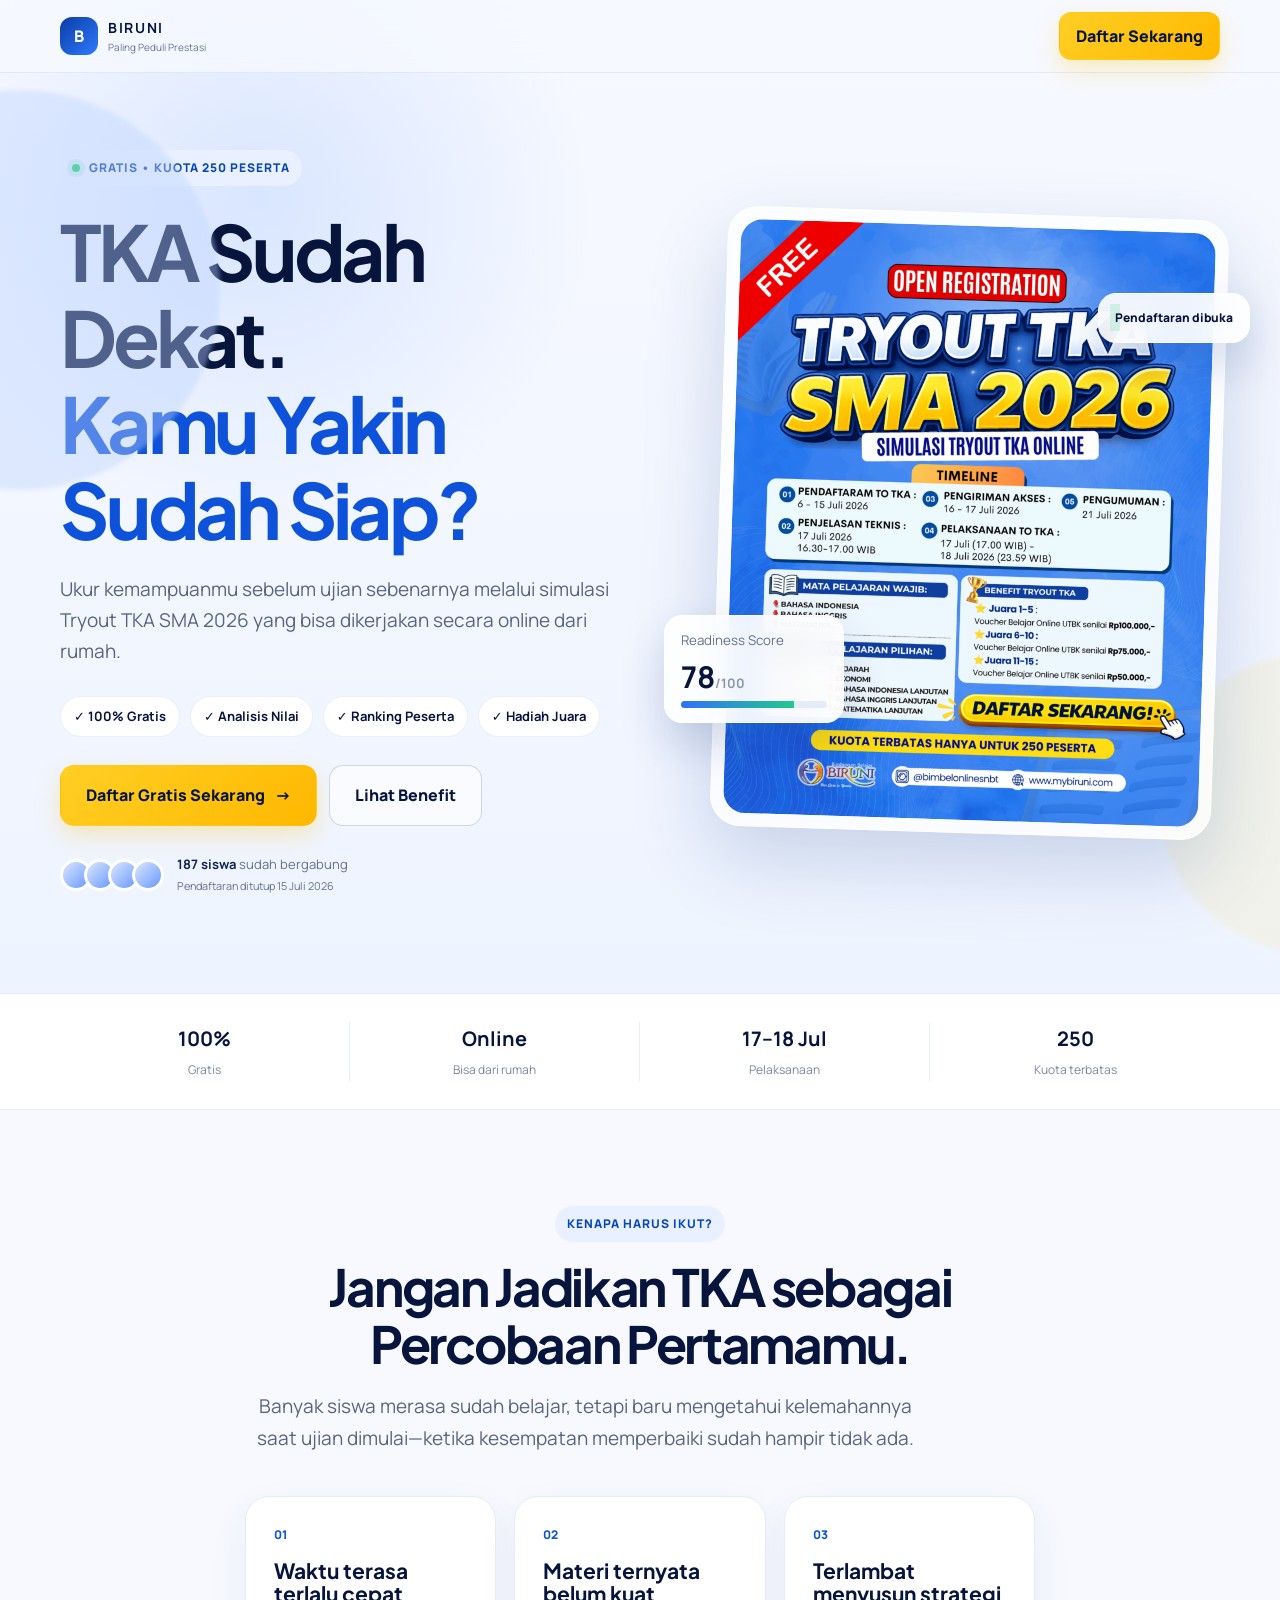
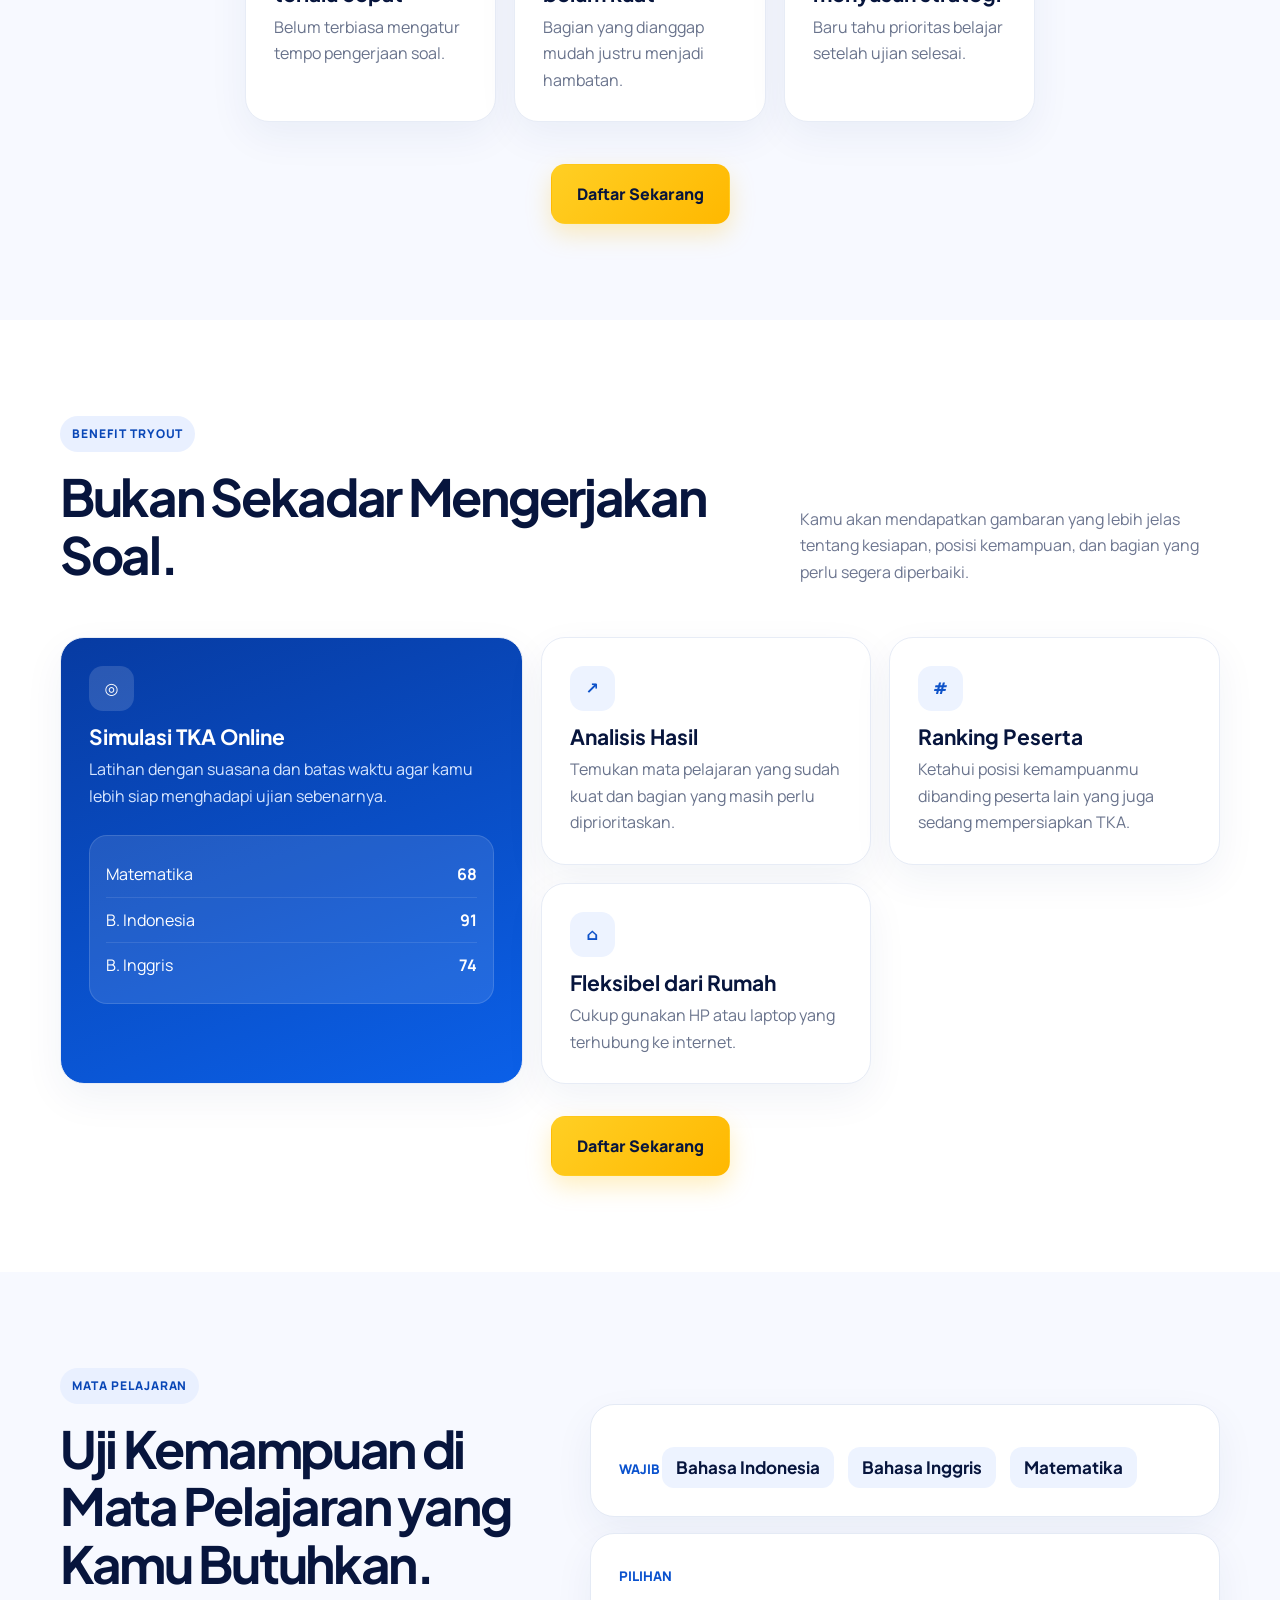
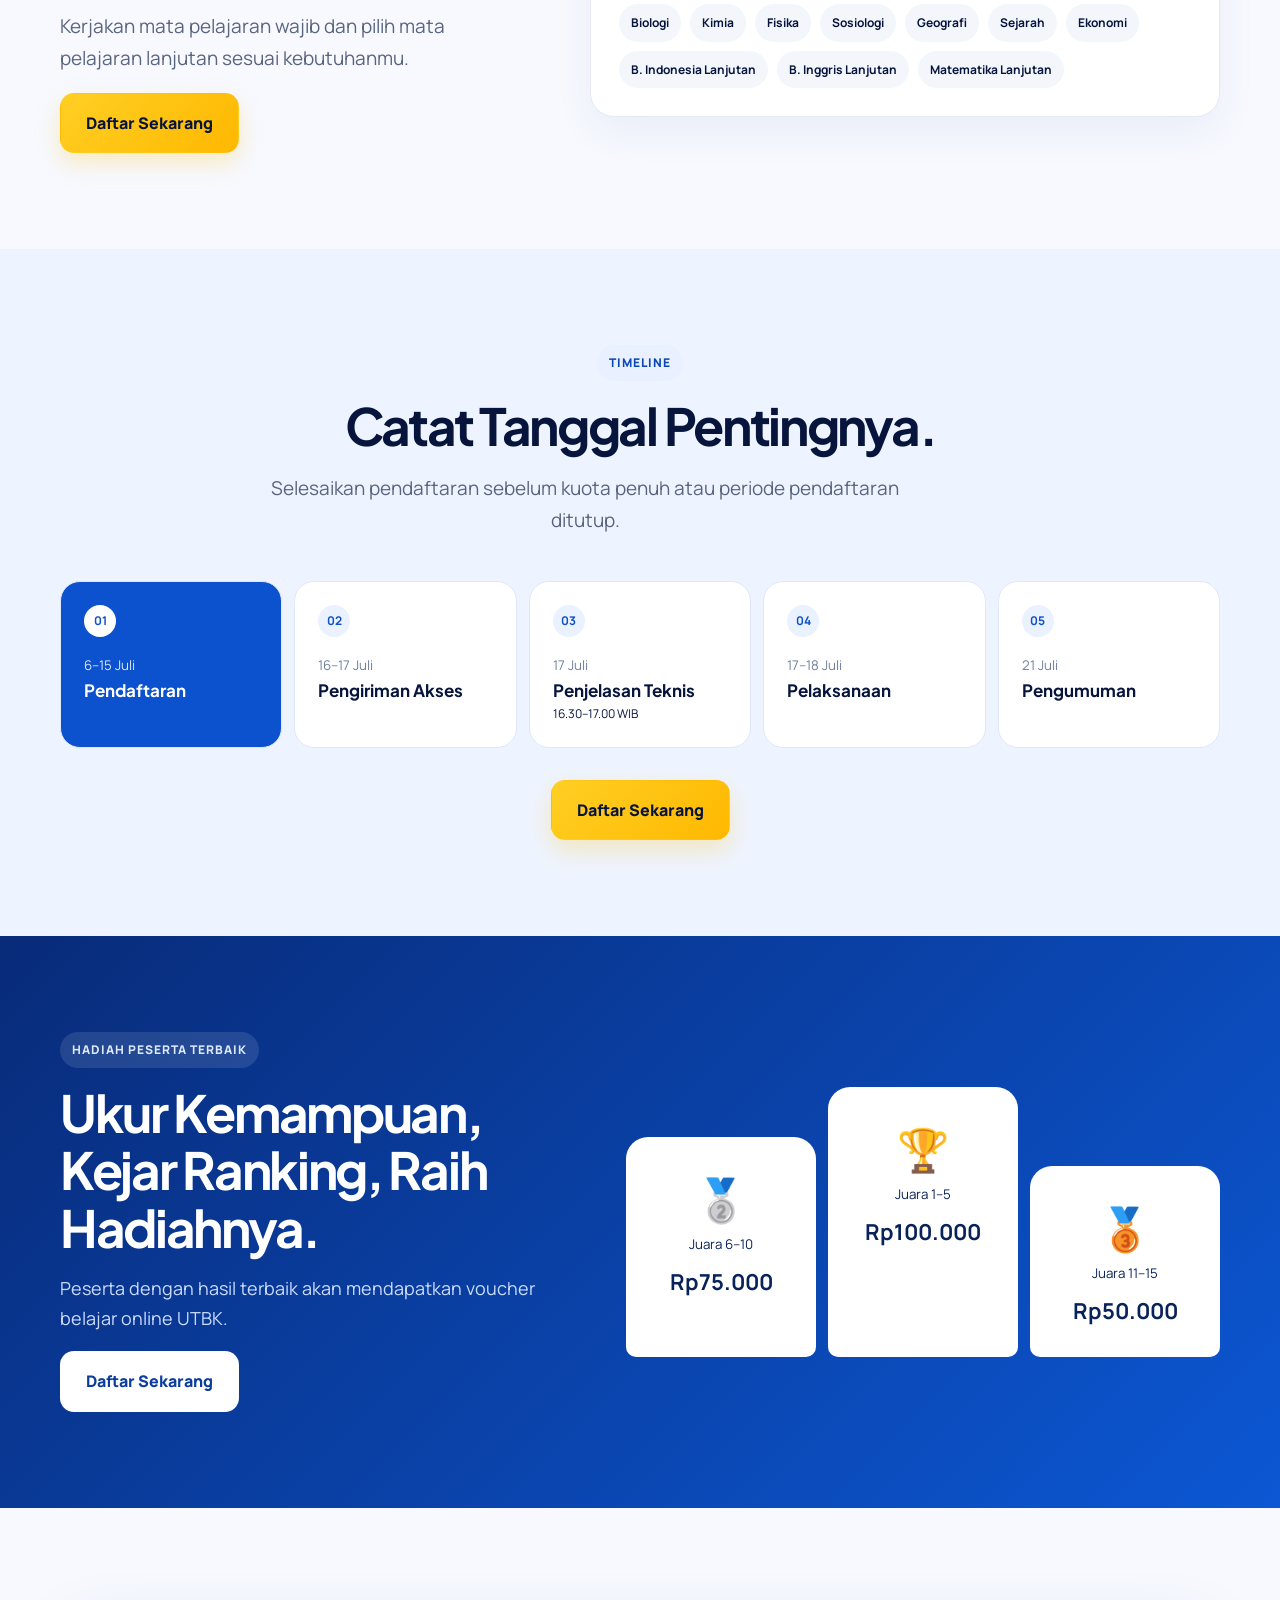
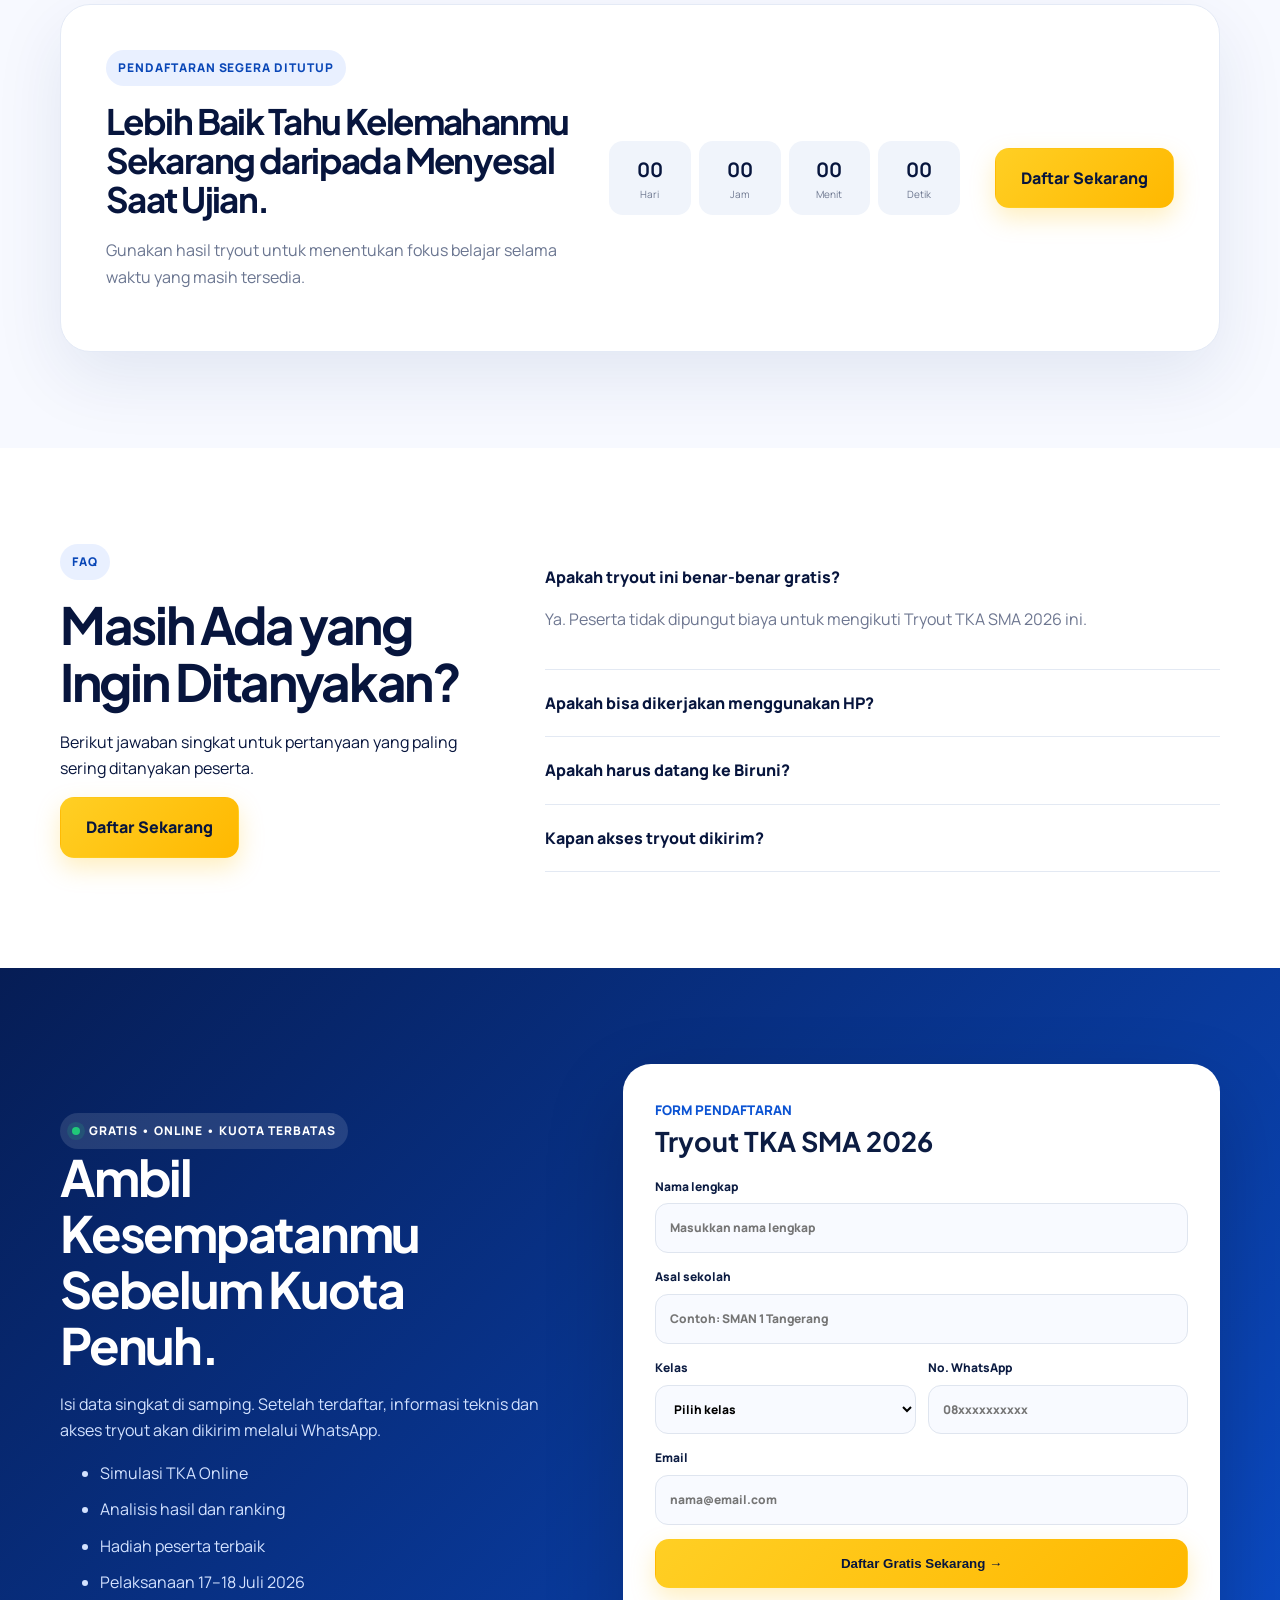
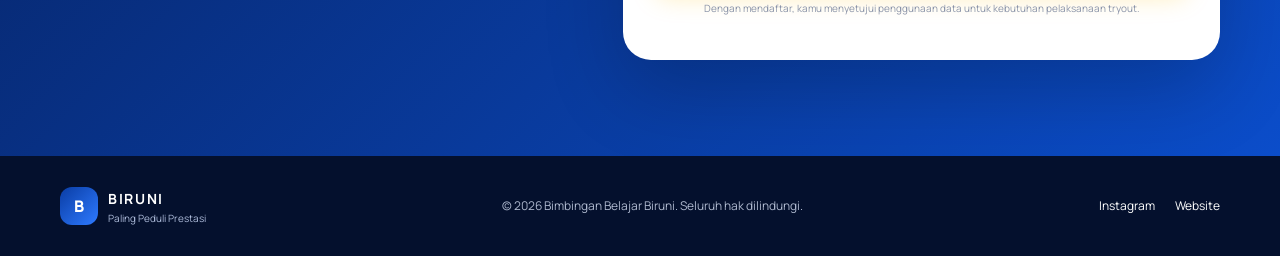
<file: TKA SMA #1 2026/index.html>
<!DOCTYPE html>
<html lang="id">
<head>
  <meta charset="UTF-8" />
  <meta name="viewport" content="width=device-width, initial-scale=1.0" />
  <meta name="description" content="Tryout TKA SMA 2026 GRATIS dari Biruni. Simulasi online, analisis hasil, ranking peserta, dan hadiah untuk peserta terbaik." />
  <title>Tryout TKA SMA 2026 GRATIS | Biruni</title>
  <link rel="preconnect" href="https://fonts.googleapis.com">
  <link rel="preconnect" href="https://fonts.gstatic.com" crossorigin>
  <link href="https://fonts.googleapis.com/css2?family=Manrope:wght@400;500;600;700;800&family=Plus+Jakarta+Sans:wght@600;700;800&display=swap" rel="stylesheet">
  <link rel="stylesheet" href="styles.css" />
</head>
<body>
  <div class="progress" id="progress"></div>

  <header class="nav">
    <div class="container nav-inner">
      <a class="brand" href="#top" aria-label="Biruni">
        <div class="brand-mark">B</div>
        <div>
          <strong>BIRUNI</strong>
          <span>Paling Peduli Prestasi</span>
        </div>
      </a>
      <a class="btn btn-sm btn-primary" href="#registration">Daftar Sekarang</a>
    </div>
  </header>

  <main id="top">
    <section class="hero section">
      <div class="glow glow-a"></div>
      <div class="glow glow-b"></div>
      <div class="container hero-grid">
        <div class="hero-copy reveal">
          <div class="eyebrow"><span class="pulse"></span> GRATIS • KUOTA 250 PESERTA</div>
          <h1>TKA Sudah Dekat.<br><span>Kamu Yakin Sudah Siap?</span></h1>
          <p class="hero-lead">Ukur kemampuanmu sebelum ujian sebenarnya melalui simulasi Tryout TKA SMA 2026 yang bisa dikerjakan secara online dari rumah.</p>
          <div class="hero-points">
            <span>✓ 100% Gratis</span>
            <span>✓ Analisis Nilai</span>
            <span>✓ Ranking Peserta</span>
            <span>✓ Hadiah Juara</span>
          </div>
          <div class="hero-actions">
            <a class="btn btn-primary btn-lg" href="#registration">Daftar Gratis Sekarang <span>→</span></a>
            <a class="btn btn-ghost btn-lg" href="#benefits">Lihat Benefit</a>
          </div>
          <div class="scarcity">
            <div class="avatar-stack"><i></i><i></i><i></i><i></i></div>
            <div><strong id="registeredCount">187 siswa</strong> sudah bergabung<br><small>Pendaftaran ditutup 15 Juli 2026</small></div>
          </div>
        </div>

        <div class="hero-visual reveal delay-1">
          <div class="poster-shell">
            <img src="assets/poster-tka.png" alt="Poster Tryout TKA SMA 2026 Biruni" />
          </div>
          <div class="floating-card score-card">
            <small>Readiness Score</small>
            <strong>78<span>/100</span></strong>
            <div class="meter"><b></b></div>
          </div>
          <div class="floating-card live-card"><span class="live-dot"></span> Pendaftaran dibuka</div>
        </div>
      </div>
    </section>

    <section class="trustbar">
      <div class="container trust-grid">
        <div><strong>100%</strong><span>Gratis</span></div>
        <div><strong>Online</strong><span>Bisa dari rumah</span></div>
        <div><strong>17–18 Jul</strong><span>Pelaksanaan</span></div>
        <div><strong>250</strong><span>Kuota terbatas</span></div>
      </div>
    </section>

    <section class="section problem">
      <div class="container narrow center reveal">
        <span class="section-tag">KENAPA HARUS IKUT?</span>
        <h2>Jangan Jadikan TKA sebagai Percobaan Pertamamu.</h2>
        <p class="section-lead">Banyak siswa merasa sudah belajar, tetapi baru mengetahui kelemahannya saat ujian dimulai—ketika kesempatan memperbaiki sudah hampir tidak ada.</p>
        <div class="pain-grid">
          <article><div>01</div><h3>Waktu terasa terlalu cepat</h3><p>Belum terbiasa mengatur tempo pengerjaan soal.</p></article>
          <article><div>02</div><h3>Materi ternyata belum kuat</h3><p>Bagian yang dianggap mudah justru menjadi hambatan.</p></article>
          <article><div>03</div><h3>Terlambat menyusun strategi</h3><p>Baru tahu prioritas belajar setelah ujian selesai.</p></article>
        </div>
        <a class="btn btn-primary btn-lg" href="#registration">Daftar Sekarang</a>
      </div>
    </section>

    <section class="section benefits" id="benefits">
      <div class="container">
        <div class="section-head reveal">
          <div>
            <span class="section-tag">BENEFIT TRYOUT</span>
            <h2>Bukan Sekadar Mengerjakan Soal.</h2>
          </div>
          <p>Kamu akan mendapatkan gambaran yang lebih jelas tentang kesiapan, posisi kemampuan, dan bagian yang perlu segera diperbaiki.</p>
        </div>

        <div class="benefit-grid">
          <article class="benefit-card featured reveal">
            <div class="icon">◎</div>
            <h3>Simulasi TKA Online</h3>
            <p>Latihan dengan suasana dan batas waktu agar kamu lebih siap menghadapi ujian sebenarnya.</p>
            <div class="mini-dashboard">
              <span>Matematika <b>68</b></span>
              <span>B. Indonesia <b>91</b></span>
              <span>B. Inggris <b>74</b></span>
            </div>
          </article>
          <article class="benefit-card reveal delay-1"><div class="icon">↗</div><h3>Analisis Hasil</h3><p>Temukan mata pelajaran yang sudah kuat dan bagian yang masih perlu diprioritaskan.</p></article>
          <article class="benefit-card reveal delay-2"><div class="icon">#</div><h3>Ranking Peserta</h3><p>Ketahui posisi kemampuanmu dibanding peserta lain yang juga sedang mempersiapkan TKA.</p></article>
          <article class="benefit-card reveal delay-3"><div class="icon">⌂</div><h3>Fleksibel dari Rumah</h3><p>Cukup gunakan HP atau laptop yang terhubung ke internet.</p></article>
        </div>
        <div class="center cta-space"><a class="btn btn-primary btn-lg" href="#registration">Daftar Sekarang</a></div>
      </div>
    </section>

    <section class="section subjects">
      <div class="container subjects-grid">
        <div class="reveal">
          <span class="section-tag">MATA PELAJARAN</span>
          <h2>Uji Kemampuan di Mata Pelajaran yang Kamu Butuhkan.</h2>
          <p class="section-lead left">Kerjakan mata pelajaran wajib dan pilih mata pelajaran lanjutan sesuai kebutuhanmu.</p>
          <a class="btn btn-primary btn-lg" href="#registration">Daftar Sekarang</a>
        </div>
        <div class="subject-panels reveal delay-1">
          <div class="subject-panel mandatory">
            <small>WAJIB</small>
            <h3>Bahasa Indonesia</h3><h3>Bahasa Inggris</h3><h3>Matematika</h3>
          </div>
          <div class="subject-panel optional">
            <small>PILIHAN</small>
            <div class="chips">
              <span>Biologi</span><span>Kimia</span><span>Fisika</span><span>Sosiologi</span><span>Geografi</span><span>Sejarah</span><span>Ekonomi</span><span>B. Indonesia Lanjutan</span><span>B. Inggris Lanjutan</span><span>Matematika Lanjutan</span>
            </div>
          </div>
        </div>
      </div>
    </section>

    <section class="section timeline-section">
      <div class="container">
        <div class="narrow center reveal">
          <span class="section-tag">TIMELINE</span>
          <h2>Catat Tanggal Pentingnya.</h2>
          <p class="section-lead">Selesaikan pendaftaran sebelum kuota penuh atau periode pendaftaran ditutup.</p>
        </div>
        <div class="timeline reveal">
          <article class="active"><b>01</b><small>6–15 Juli</small><h3>Pendaftaran</h3></article>
          <article><b>02</b><small>16–17 Juli</small><h3>Pengiriman Akses</h3></article>
          <article><b>03</b><small>17 Juli</small><h3>Penjelasan Teknis</h3><p>16.30–17.00 WIB</p></article>
          <article><b>04</b><small>17–18 Juli</small><h3>Pelaksanaan</h3></article>
          <article><b>05</b><small>21 Juli</small><h3>Pengumuman</h3></article>
        </div>
        <div class="center cta-space"><a class="btn btn-primary btn-lg" href="#registration">Daftar Sekarang</a></div>
      </div>
    </section>

    <section class="section prizes">
      <div class="container prize-grid">
        <div class="reveal">
          <span class="section-tag light">HADIAH PESERTA TERBAIK</span>
          <h2>Ukur Kemampuan, Kejar Ranking, Raih Hadiahnya.</h2>
          <p>Peserta dengan hasil terbaik akan mendapatkan voucher belajar online UTBK.</p>
          <a class="btn btn-light btn-lg" href="#registration">Daftar Sekarang</a>
        </div>
        <div class="podium reveal delay-1">
          <article class="second"><div>🥈</div><small>Juara 6–10</small><strong>Rp75.000</strong></article>
          <article class="first"><div>🏆</div><small>Juara 1–5</small><strong>Rp100.000</strong></article>
          <article class="third"><div>🥉</div><small>Juara 11–15</small><strong>Rp50.000</strong></article>
        </div>
      </div>
    </section>

    <section class="section urgency">
      <div class="container urgency-card reveal">
        <div>
          <span class="section-tag">PENDAFTARAN SEGERA DITUTUP</span>
          <h2>Lebih Baik Tahu Kelemahanmu Sekarang daripada Menyesal Saat Ujian.</h2>
          <p>Gunakan hasil tryout untuk menentukan fokus belajar selama waktu yang masih tersedia.</p>
        </div>
        <div class="countdown" id="countdown">
          <div><strong id="days">00</strong><span>Hari</span></div>
          <div><strong id="hours">00</strong><span>Jam</span></div>
          <div><strong id="minutes">00</strong><span>Menit</span></div>
          <div><strong id="seconds">00</strong><span>Detik</span></div>
        </div>
        <a class="btn btn-primary btn-lg" href="#registration">Daftar Sekarang</a>
      </div>
    </section>

    <section class="section faq">
      <div class="container faq-grid">
        <div class="reveal">
          <span class="section-tag">FAQ</span>
          <h2>Masih Ada yang Ingin Ditanyakan?</h2>
          <p>Berikut jawaban singkat untuk pertanyaan yang paling sering ditanyakan peserta.</p>
          <a class="btn btn-primary btn-lg" href="#registration">Daftar Sekarang</a>
        </div>
        <div class="accordion reveal delay-1">
          <details open><summary>Apakah tryout ini benar-benar gratis?</summary><p>Ya. Peserta tidak dipungut biaya untuk mengikuti Tryout TKA SMA 2026 ini.</p></details>
          <details><summary>Apakah bisa dikerjakan menggunakan HP?</summary><p>Bisa. Peserta dapat menggunakan HP maupun laptop dengan koneksi internet yang stabil.</p></details>
          <details><summary>Apakah harus datang ke Biruni?</summary><p>Tidak. Seluruh rangkaian tryout dilaksanakan secara online.</p></details>
          <details><summary>Kapan akses tryout dikirim?</summary><p>Akses akan dikirim pada 16–17 Juli 2026 sesuai informasi kontak yang didaftarkan.</p></details>
        </div>
      </div>
    </section>

    <section class="section registration" id="registration">
      <div class="container registration-grid">
        <div class="reveal">
          <div class="eyebrow white"><span class="pulse"></span> GRATIS • ONLINE • KUOTA TERBATAS</div>
          <h2>Ambil Kesempatanmu Sebelum Kuota Penuh.</h2>
          <p>Isi data singkat di samping. Setelah terdaftar, informasi teknis dan akses tryout akan dikirim melalui WhatsApp.</p>
          <ul>
            <li>Simulasi TKA Online</li>
            <li>Analisis hasil dan ranking</li>
            <li>Hadiah peserta terbaik</li>
            <li>Pelaksanaan 17–18 Juli 2026</li>
          </ul>
        </div>
        <form class="form-card reveal delay-1" id="registrationForm">
          <div class="form-head">
            <small>FORM PENDAFTARAN</small>
            <h3>Tryout TKA SMA 2026</h3>
          </div>
          <label>Nama lengkap<input required name="name" type="text" placeholder="Masukkan nama lengkap" /></label>
          <label>Asal sekolah<input required name="school" type="text" placeholder="Contoh: SMAN 1 Tangerang" /></label>
          <div class="form-row">
            <label>Kelas<select required name="grade"><option value="">Pilih kelas</option><option>Kelas 10</option><option>Kelas 11</option><option>Kelas 12</option><option>Gap Year</option></select></label>
            <label>No. WhatsApp<input required name="phone" type="tel" placeholder="08xxxxxxxxxx" /></label>
          </div>
          <label>Email<input required name="email" type="email" placeholder="nama@email.com" /></label>
          <button class="btn btn-primary btn-lg btn-block" type="submit">Daftar Gratis Sekarang →</button>
          <p class="privacy">Dengan mendaftar, kamu menyetujui penggunaan data untuk kebutuhan pelaksanaan tryout.</p>
          <div class="form-message" id="formMessage" role="status"></div>
        </form>
      </div>
    </section>
  </main>

  <footer>
    <div class="container footer-inner">
      <div class="brand dark"><div class="brand-mark">B</div><div><strong>BIRUNI</strong><span>Paling Peduli Prestasi</span></div></div>
      <p>© 2026 Bimbingan Belajar Biruni. Seluruh hak dilindungi.</p>
      <div class="footer-links"><a href="#">Instagram</a><a href="#">Website</a></div>
    </div>
  </footer>

  <div class="sticky-mobile">
    <div><small>100% GRATIS</small><strong>Kuota 250 peserta</strong></div>
    <a class="btn btn-primary" href="#registration">Daftar Sekarang</a>
  </div>

  <script src="script.js"></script>
</body>
</html>
</file>
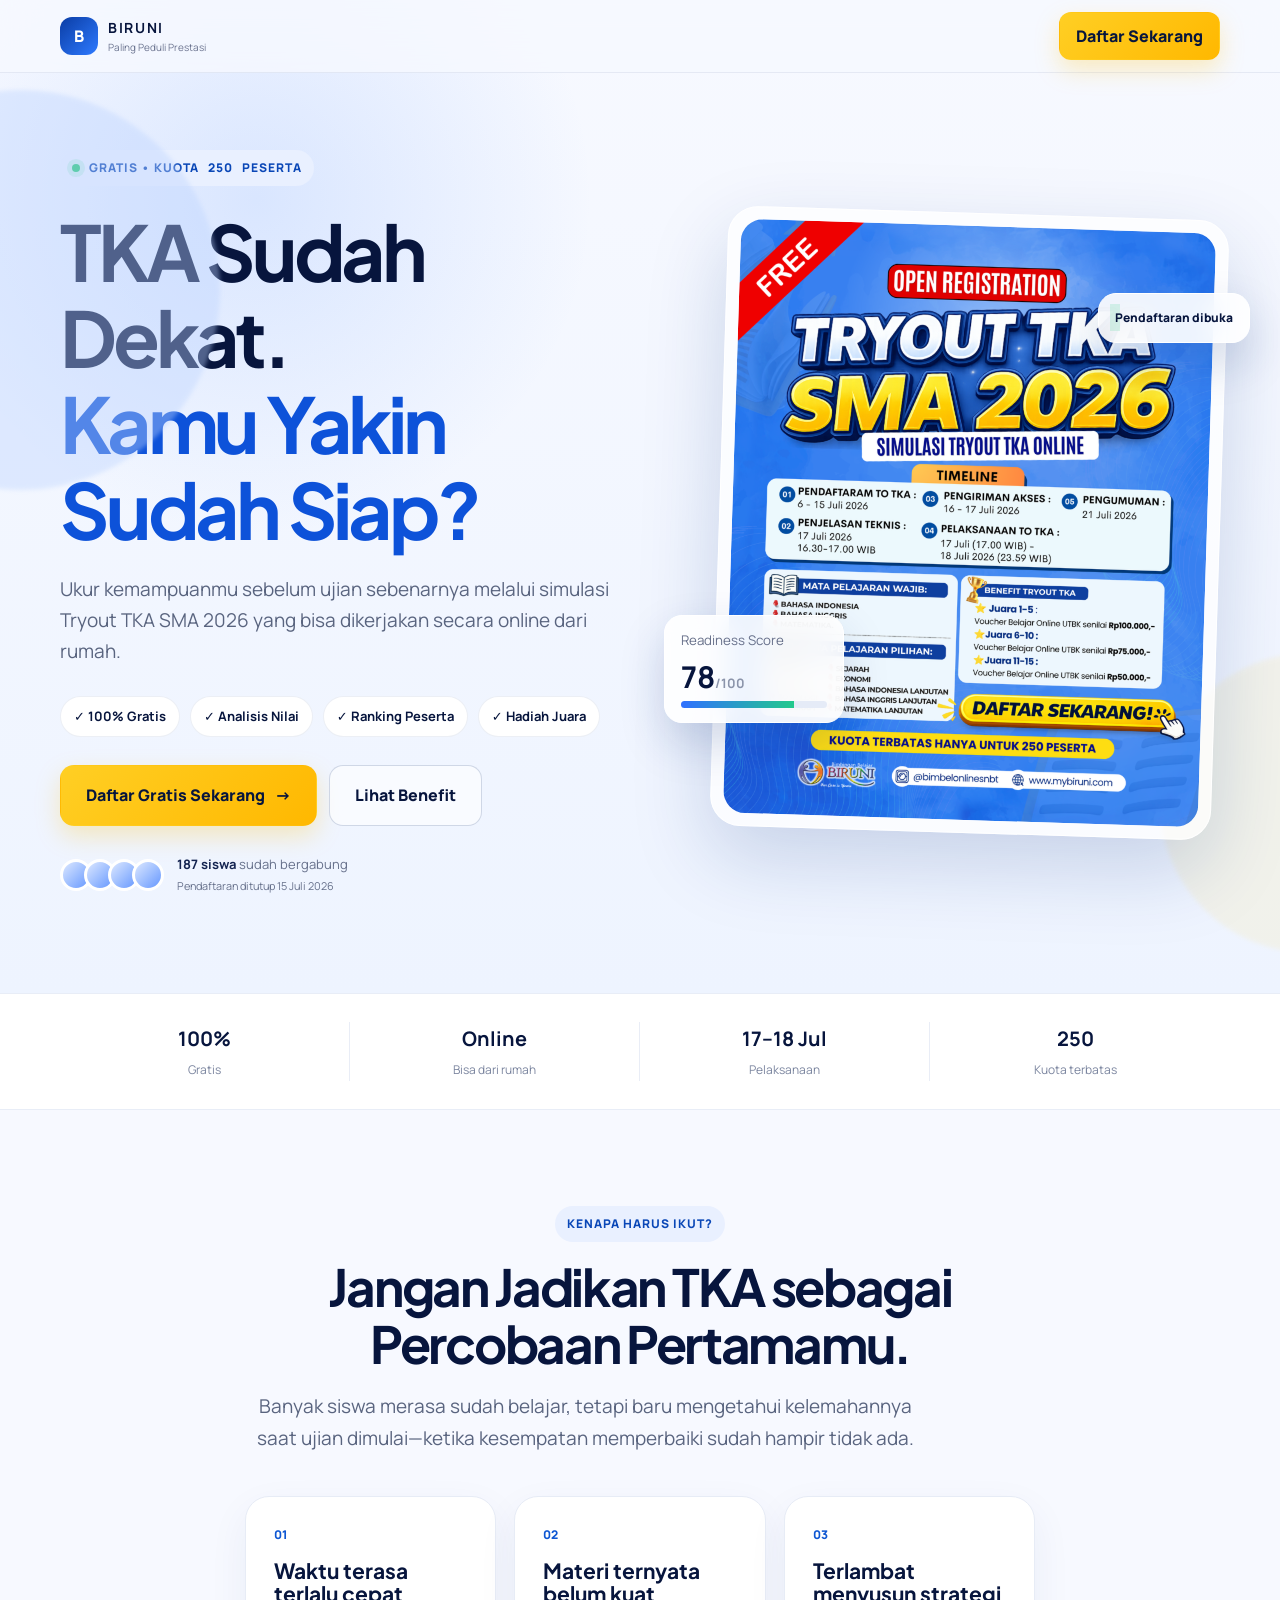
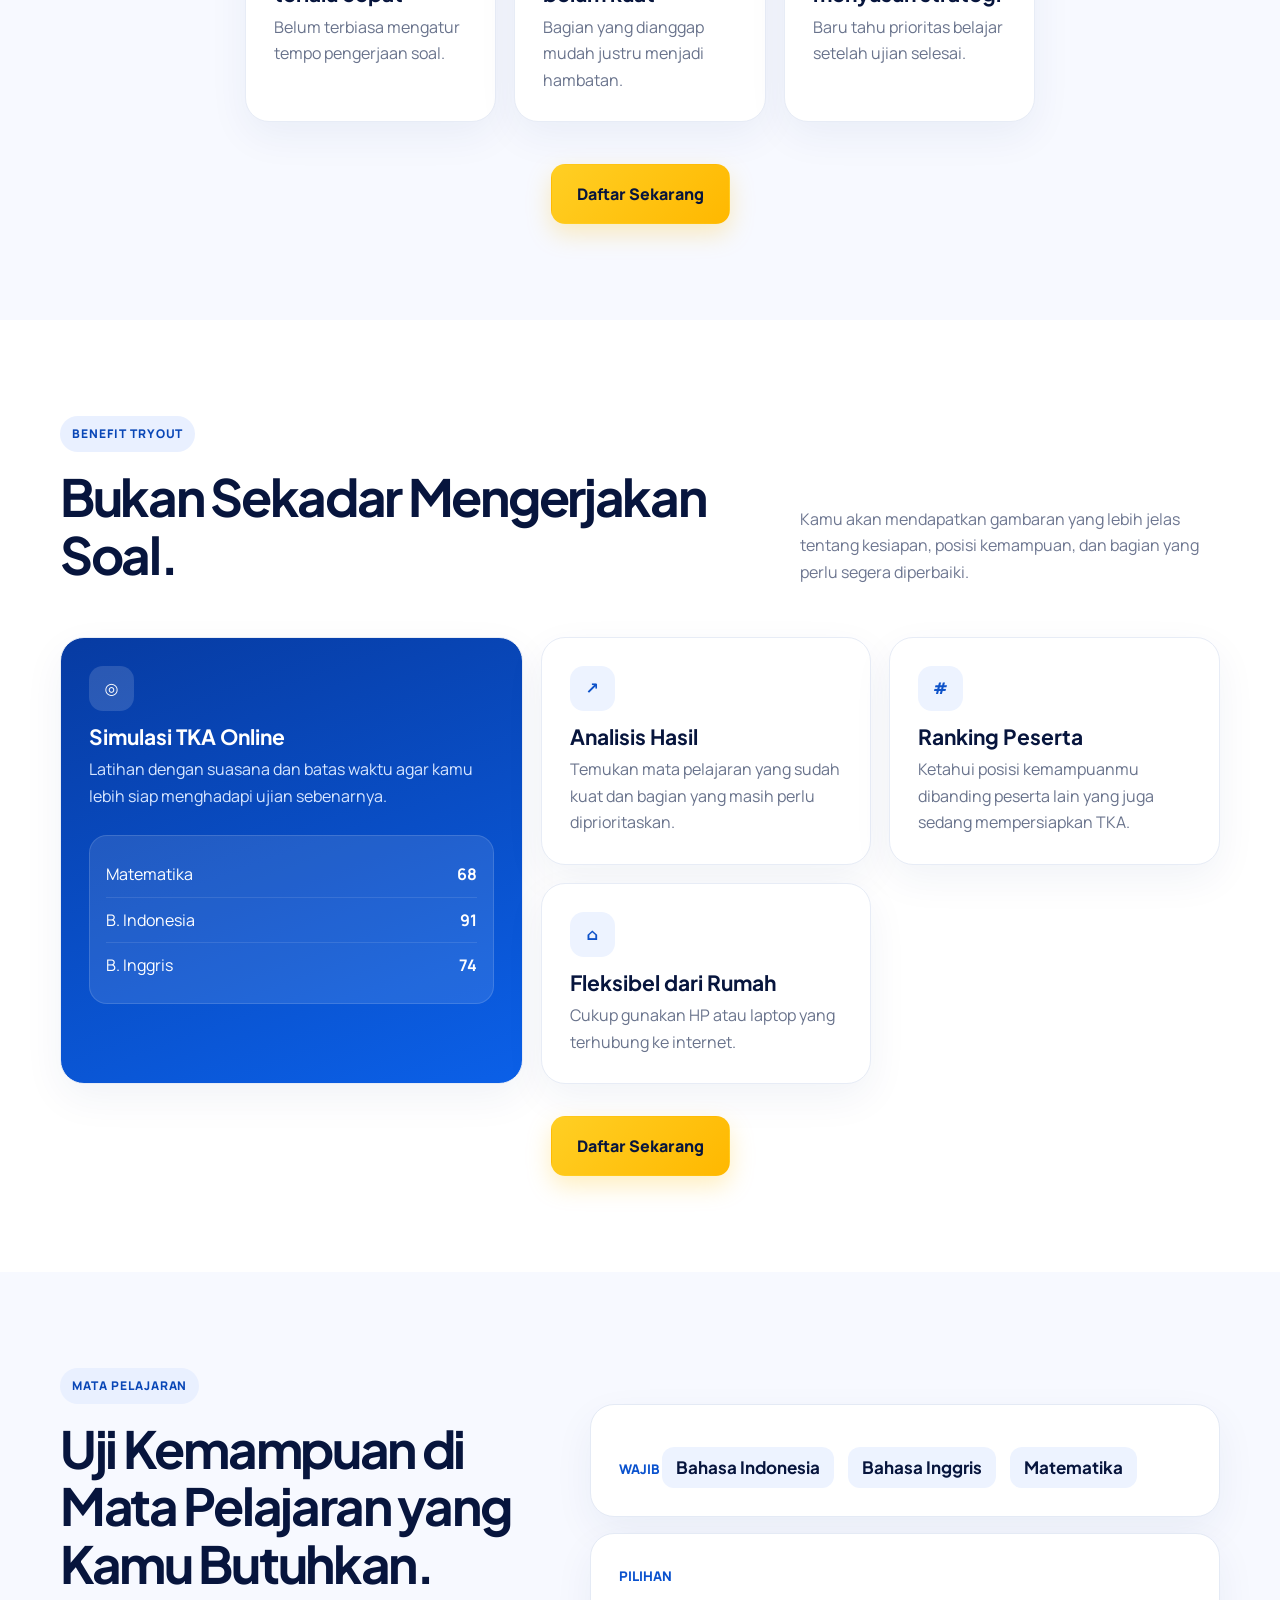
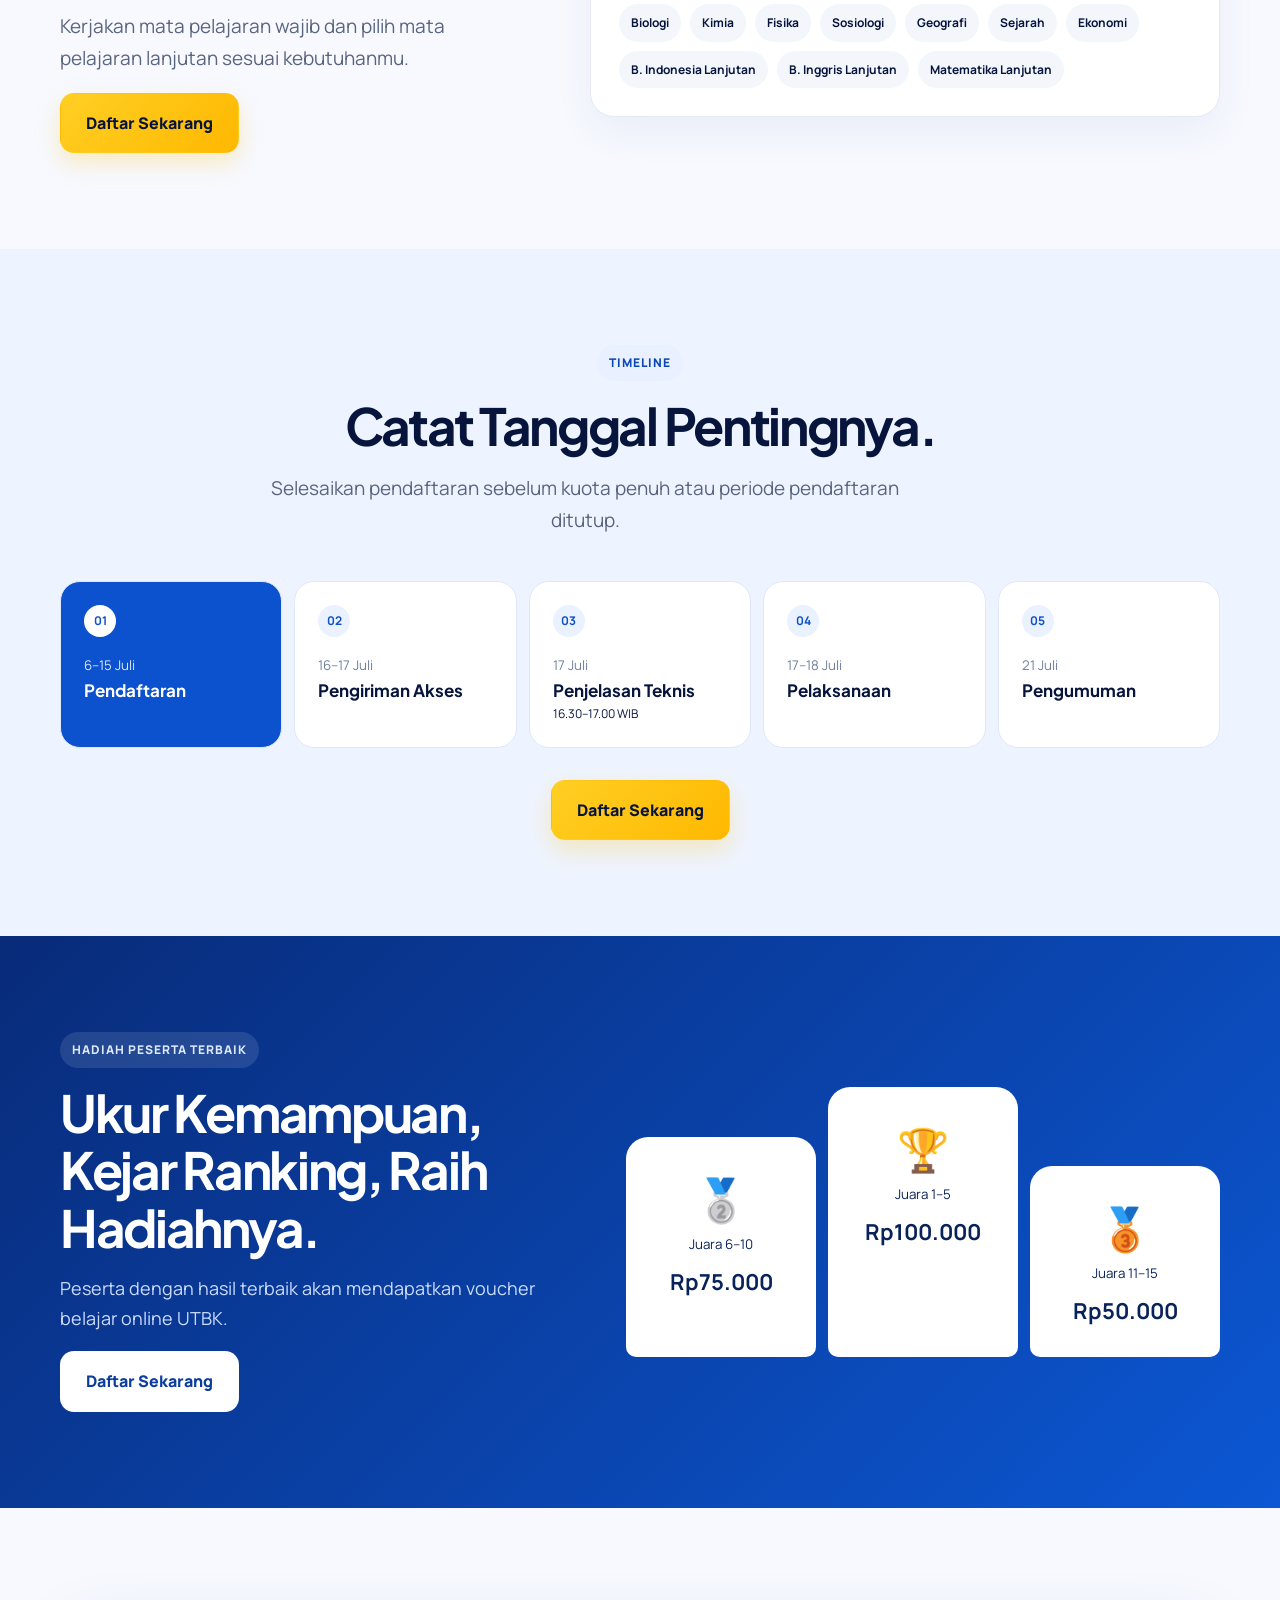
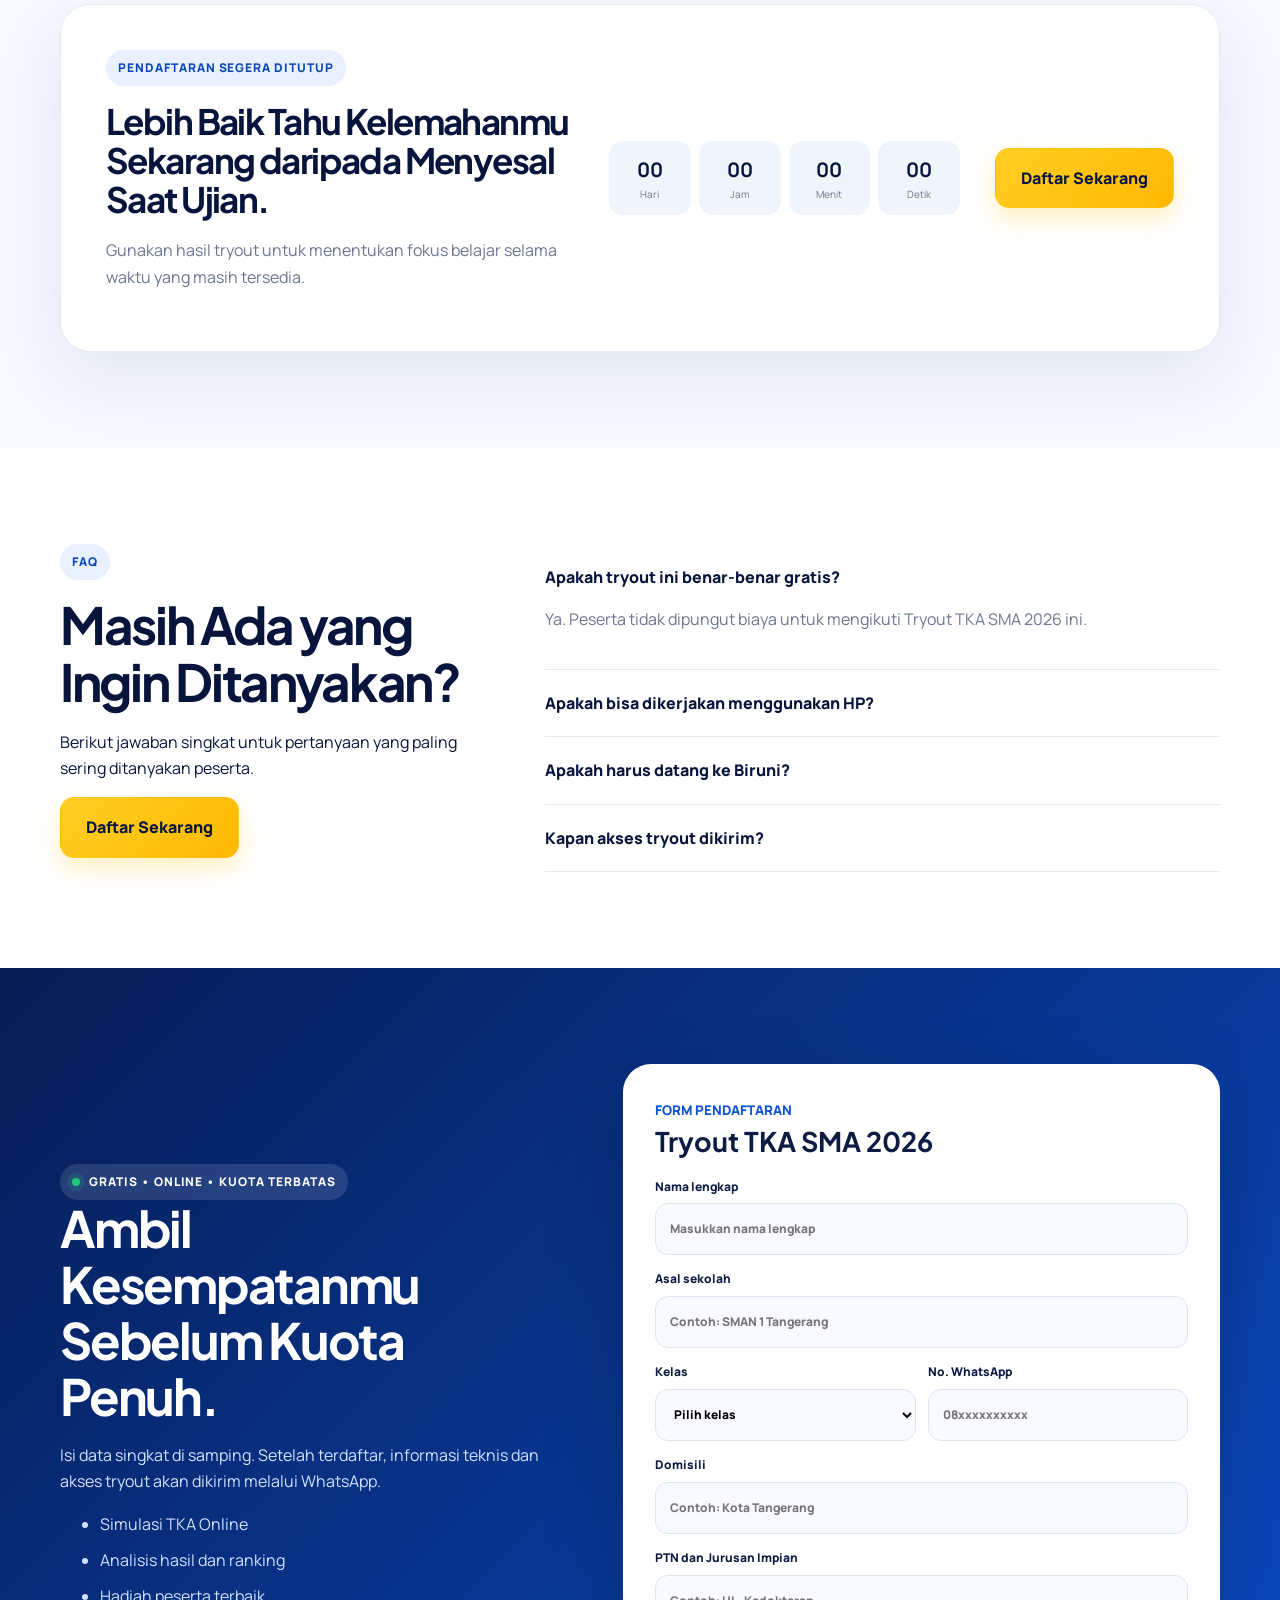
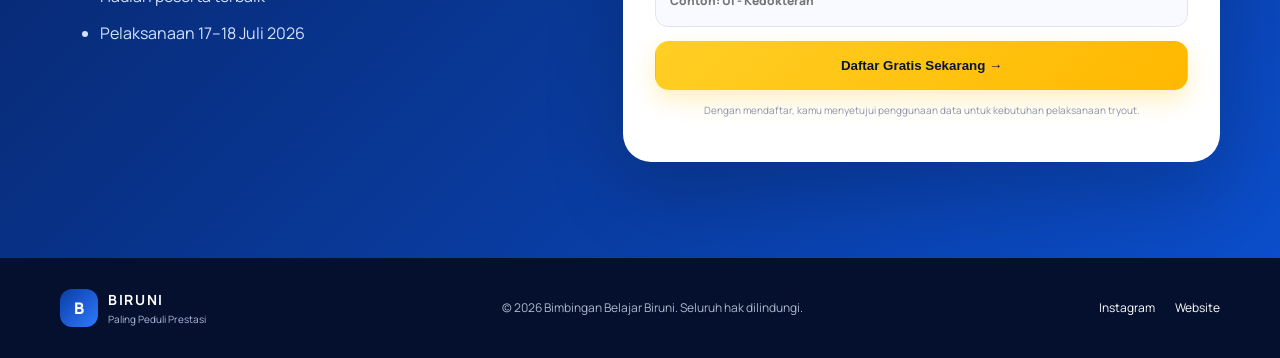
<file: tka-sma-2026/index.html>
<!DOCTYPE html>
<html lang="id">
<head>
  <meta charset="UTF-8" />
  <meta name="viewport" content="width=device-width, initial-scale=1.0" />
  <meta name="description" content="Tryout TKA SMA 2026 GRATIS dari Biruni. Simulasi online, analisis hasil, ranking peserta, dan hadiah untuk peserta terbaik." />
  <link rel="icon" href="data:," />
  <title>Tryout TKA SMA 2026 GRATIS | Biruni</title>
  <link rel="preconnect" href="https://fonts.googleapis.com">
  <link rel="preconnect" href="https://fonts.gstatic.com" crossorigin>
  <link href="https://fonts.googleapis.com/css2?family=Manrope:wght@400;500;600;700;800&family=Plus+Jakarta+Sans:wght@600;700;800&display=swap" rel="stylesheet">
  <link rel="stylesheet" href="../shared/css/main.css" />
</head>
<body>
  <div class="progress" id="progress"></div>

  <header class="nav">
    <div class="container nav-inner">
      <a class="brand" href="#top" aria-label="Biruni">
        <div class="brand-mark">B</div>
        <div>
          <strong>BIRUNI</strong>
          <span>Paling Peduli Prestasi</span>
        </div>
      </a>
      <a class="btn btn-sm btn-primary" href="#registration">Daftar Sekarang</a>
    </div>
  </header>

  <main id="top">
    <section class="hero section">
      <div class="glow glow-a"></div>
      <div class="glow glow-b"></div>
      <div class="container hero-grid">
        <div class="hero-copy reveal">
          <div class="eyebrow"><span class="pulse"></span> GRATIS • KUOTA <span data-config="quota">250</span> PESERTA</div>
          <h1>TKA Sudah Dekat.<br><span>Kamu Yakin Sudah Siap?</span></h1>
          <p class="hero-lead">Ukur kemampuanmu sebelum ujian sebenarnya melalui simulasi Tryout TKA SMA 2026 yang bisa dikerjakan secara online dari rumah.</p>
          <div class="hero-points">
            <span>✓ 100% Gratis</span>
            <span>✓ Analisis Nilai</span>
            <span>✓ Ranking Peserta</span>
            <span>✓ Hadiah Juara</span>
          </div>
          <div class="hero-actions">
            <a class="btn btn-primary btn-lg" href="#registration">Daftar Gratis Sekarang <span>→</span></a>
            <a class="btn btn-ghost btn-lg" href="#benefits">Lihat Benefit</a>
          </div>
          <div class="scarcity">
            <div class="avatar-stack"><i></i><i></i><i></i><i></i></div>
            <div><strong id="registeredCount">187 siswa</strong> sudah bergabung<br><small>Pendaftaran ditutup <span data-config="registrationCloseDate">15 Juli 2026</span></small></div>
          </div>
        </div>

        <div class="hero-visual reveal delay-1">
          <div class="poster-shell">
            <img src="assets/poster-tka.png" alt="Poster Tryout TKA SMA 2026 Biruni" />
          </div>
          <div class="floating-card score-card">
            <small>Readiness Score</small>
            <strong>78<span>/100</span></strong>
            <div class="meter"><b></b></div>
          </div>
          <div class="floating-card live-card"><span class="live-dot"></span> Pendaftaran dibuka</div>
        </div>
      </div>
    </section>

    <section class="trustbar">
      <div class="container trust-grid">
        <div><strong>100%</strong><span>Gratis</span></div>
        <div><strong>Online</strong><span>Bisa dari rumah</span></div>
        <div><strong data-config="trustExecutionDate">17–18 Jul</strong><span>Pelaksanaan</span></div>
        <div><strong data-config="quota">250</strong><span>Kuota terbatas</span></div>
      </div>
    </section>

    <section class="section problem">
      <div class="container narrow center reveal">
        <span class="section-tag">KENAPA HARUS IKUT?</span>
        <h2>Jangan Jadikan TKA sebagai Percobaan Pertamamu.</h2>
        <p class="section-lead">Banyak siswa merasa sudah belajar, tetapi baru mengetahui kelemahannya saat ujian dimulai—ketika kesempatan memperbaiki sudah hampir tidak ada.</p>
        <div class="pain-grid">
          <article><div>01</div><h3>Waktu terasa terlalu cepat</h3><p>Belum terbiasa mengatur tempo pengerjaan soal.</p></article>
          <article><div>02</div><h3>Materi ternyata belum kuat</h3><p>Bagian yang dianggap mudah justru menjadi hambatan.</p></article>
          <article><div>03</div><h3>Terlambat menyusun strategi</h3><p>Baru tahu prioritas belajar setelah ujian selesai.</p></article>
        </div>
        <a class="btn btn-primary btn-lg" href="#registration">Daftar Sekarang</a>
      </div>
    </section>

    <section class="section benefits" id="benefits">
      <div class="container">
        <div class="section-head reveal">
          <div>
            <span class="section-tag">BENEFIT TRYOUT</span>
            <h2>Bukan Sekadar Mengerjakan Soal.</h2>
          </div>
          <p>Kamu akan mendapatkan gambaran yang lebih jelas tentang kesiapan, posisi kemampuan, dan bagian yang perlu segera diperbaiki.</p>
        </div>

        <div class="benefit-grid">
          <article class="benefit-card featured reveal">
            <div class="icon">◎</div>
            <h3>Simulasi TKA Online</h3>
            <p>Latihan dengan suasana dan batas waktu agar kamu lebih siap menghadapi ujian sebenarnya.</p>
            <div class="mini-dashboard">
              <span>Matematika <b>68</b></span>
              <span>B. Indonesia <b>91</b></span>
              <span>B. Inggris <b>74</b></span>
            </div>
          </article>
          <article class="benefit-card reveal delay-1"><div class="icon">↗</div><h3>Analisis Hasil</h3><p>Temukan mata pelajaran yang sudah kuat dan bagian yang masih perlu diprioritaskan.</p></article>
          <article class="benefit-card reveal delay-2"><div class="icon">#</div><h3>Ranking Peserta</h3><p>Ketahui posisi kemampuanmu dibanding peserta lain yang juga sedang mempersiapkan TKA.</p></article>
          <article class="benefit-card reveal delay-3"><div class="icon">⌂</div><h3>Fleksibel dari Rumah</h3><p>Cukup gunakan HP atau laptop yang terhubung ke internet.</p></article>
        </div>
        <div class="center cta-space"><a class="btn btn-primary btn-lg" href="#registration">Daftar Sekarang</a></div>
      </div>
    </section>

    <section class="section subjects">
      <div class="container subjects-grid">
        <div class="reveal">
          <span class="section-tag">MATA PELAJARAN</span>
          <h2>Uji Kemampuan di Mata Pelajaran yang Kamu Butuhkan.</h2>
          <p class="section-lead left">Kerjakan mata pelajaran wajib dan pilih mata pelajaran lanjutan sesuai kebutuhanmu.</p>
          <a class="btn btn-primary btn-lg" href="#registration">Daftar Sekarang</a>
        </div>
        <div class="subject-panels reveal delay-1">
          <div class="subject-panel mandatory">
            <small>WAJIB</small>
            <h3>Bahasa Indonesia</h3><h3>Bahasa Inggris</h3><h3>Matematika</h3>
          </div>
          <div class="subject-panel optional">
            <small>PILIHAN</small>
            <div class="chips">
              <span>Biologi</span><span>Kimia</span><span>Fisika</span><span>Sosiologi</span><span>Geografi</span><span>Sejarah</span><span>Ekonomi</span><span>B. Indonesia Lanjutan</span><span>B. Inggris Lanjutan</span><span>Matematika Lanjutan</span>
            </div>
          </div>
        </div>
      </div>
    </section>

    <section class="section timeline-section">
      <div class="container">
        <div class="narrow center reveal">
          <span class="section-tag">TIMELINE</span>
          <h2>Catat Tanggal Pentingnya.</h2>
          <p class="section-lead">Selesaikan pendaftaran sebelum kuota penuh atau periode pendaftaran ditutup.</p>
        </div>
        <div class="timeline reveal">
          <article class="active"><b>01</b><small data-config="registrationDateShort">6–15 Juli</small><h3>Pendaftaran</h3></article>
          <article><b>02</b><small>16–17 Juli</small><h3>Pengiriman Akses</h3></article>
          <article><b>03</b><small>17 Juli</small><h3>Penjelasan Teknis</h3><p>16.30–17.00 WIB</p></article>
          <article><b>04</b><small data-config="executionDateShort">17–18 Juli</small><h3>Pelaksanaan</h3></article>
          <article><b>05</b><small>21 Juli</small><h3>Pengumuman</h3></article>
        </div>
        <div class="center cta-space"><a class="btn btn-primary btn-lg" href="#registration">Daftar Sekarang</a></div>
      </div>
    </section>

    <section class="section prizes">
      <div class="container prize-grid">
        <div class="reveal">
          <span class="section-tag light">HADIAH PESERTA TERBAIK</span>
          <h2>Ukur Kemampuan, Kejar Ranking, Raih Hadiahnya.</h2>
          <p>Peserta dengan hasil terbaik akan mendapatkan voucher belajar online UTBK.</p>
          <a class="btn btn-light btn-lg" href="#registration">Daftar Sekarang</a>
        </div>
        <div class="podium reveal delay-1">
          <article class="second"><div>🥈</div><small>Juara 6–10</small><strong>Rp75.000</strong></article>
          <article class="first"><div>🏆</div><small>Juara 1–5</small><strong>Rp100.000</strong></article>
          <article class="third"><div>🥉</div><small>Juara 11–15</small><strong>Rp50.000</strong></article>
        </div>
      </div>
    </section>

    <section class="section urgency">
      <div class="container urgency-card reveal">
        <div>
          <span class="section-tag">PENDAFTARAN SEGERA DITUTUP</span>
          <h2>Lebih Baik Tahu Kelemahanmu Sekarang daripada Menyesal Saat Ujian.</h2>
          <p>Gunakan hasil tryout untuk menentukan fokus belajar selama waktu yang masih tersedia.</p>
        </div>
        <div class="countdown" id="countdown">
          <div><strong id="days">00</strong><span>Hari</span></div>
          <div><strong id="hours">00</strong><span>Jam</span></div>
          <div><strong id="minutes">00</strong><span>Menit</span></div>
          <div><strong id="seconds">00</strong><span>Detik</span></div>
        </div>
        <a class="btn btn-primary btn-lg" href="#registration">Daftar Sekarang</a>
      </div>
    </section>

    <section class="section faq">
      <div class="container faq-grid">
        <div class="reveal">
          <span class="section-tag">FAQ</span>
          <h2>Masih Ada yang Ingin Ditanyakan?</h2>
          <p>Berikut jawaban singkat untuk pertanyaan yang paling sering ditanyakan peserta.</p>
          <a class="btn btn-primary btn-lg" href="#registration">Daftar Sekarang</a>
        </div>
        <div class="accordion reveal delay-1">
          <details open><summary>Apakah tryout ini benar-benar gratis?</summary><p>Ya. Peserta tidak dipungut biaya untuk mengikuti Tryout TKA SMA 2026 ini.</p></details>
          <details><summary>Apakah bisa dikerjakan menggunakan HP?</summary><p>Bisa. Peserta dapat menggunakan HP maupun laptop dengan koneksi internet yang stabil.</p></details>
          <details><summary>Apakah harus datang ke Biruni?</summary><p>Tidak. Seluruh rangkaian tryout dilaksanakan secara online.</p></details>
          <details><summary>Kapan akses tryout dikirim?</summary><p>Akses akan dikirim pada 16–17 Juli 2026 sesuai informasi kontak yang didaftarkan.</p></details>
        </div>
      </div>
    </section>

    <section class="section registration" id="registration">
      <div class="container registration-grid">
        <div class="reveal">
          <div class="eyebrow white"><span class="pulse"></span> GRATIS • ONLINE • KUOTA TERBATAS</div>
          <h2>Ambil Kesempatanmu Sebelum Kuota Penuh.</h2>
          <p>Isi data singkat di samping. Setelah terdaftar, informasi teknis dan akses tryout akan dikirim melalui WhatsApp.</p>
          <ul>
            <li>Simulasi TKA Online</li>
            <li>Analisis hasil dan ranking</li>
            <li>Hadiah peserta terbaik</li>
            <li>Pelaksanaan <span data-config="executionDate">17–18 Juli 2026</span></li>
          </ul>
        </div>
        <form class="form-card reveal delay-1" id="registrationForm">
          <div class="form-head">
            <small>FORM PENDAFTARAN</small>
            <h3 data-config="eventName">Tryout TKA SMA 2026</h3>
          </div>
          <label>Nama lengkap<input required name="name" type="text" placeholder="Masukkan nama lengkap" /></label>
          <label>Asal sekolah<input required name="school" type="text" placeholder="Contoh: SMAN 1 Tangerang" /></label>
          <div class="form-row">
            <label>Kelas<select required name="grade"><option value="">Pilih kelas</option><option>Kelas 10</option><option>Kelas 11</option><option>Kelas 12</option><option>Gap Year</option></select></label>
            <label>No. WhatsApp<input required name="phone" type="tel" placeholder="08xxxxxxxxxx" /></label>
          </div>
          <label>Domisili<input required name="domicile" type="text" placeholder="Contoh: Kota Tangerang" /></label>
          <label>PTN dan Jurusan Impian<input required name="dreamCampusMajor" type="text" placeholder="Contoh: UI - Kedokteran" /></label>
          <button class="btn btn-primary btn-lg btn-block" type="submit">Daftar Gratis Sekarang →</button>
          <p class="privacy">Dengan mendaftar, kamu menyetujui penggunaan data untuk kebutuhan pelaksanaan tryout.</p>
          <div class="form-message" id="formMessage" role="status"></div>
        </form>
      </div>
    </section>
  </main>

  <footer>
    <div class="container footer-inner">
      <div class="brand dark"><div class="brand-mark">B</div><div><strong>BIRUNI</strong><span>Paling Peduli Prestasi</span></div></div>
      <p>© 2026 Bimbingan Belajar Biruni. Seluruh hak dilindungi.</p>
      <div class="footer-links"><a href="#">Instagram</a><a href="#">Website</a></div>
    </div>
  </footer>

  <div class="sticky-mobile">
    <div><small>100% GRATIS</small><strong>Kuota <span data-config="quota">250</span> peserta</strong></div>
    <a class="btn btn-primary" href="#registration">Daftar Sekarang</a>
  </div>

  <script src="config.js"></script>
  <script src="../shared/js/main.js"></script>
</body>
</html>
</file>
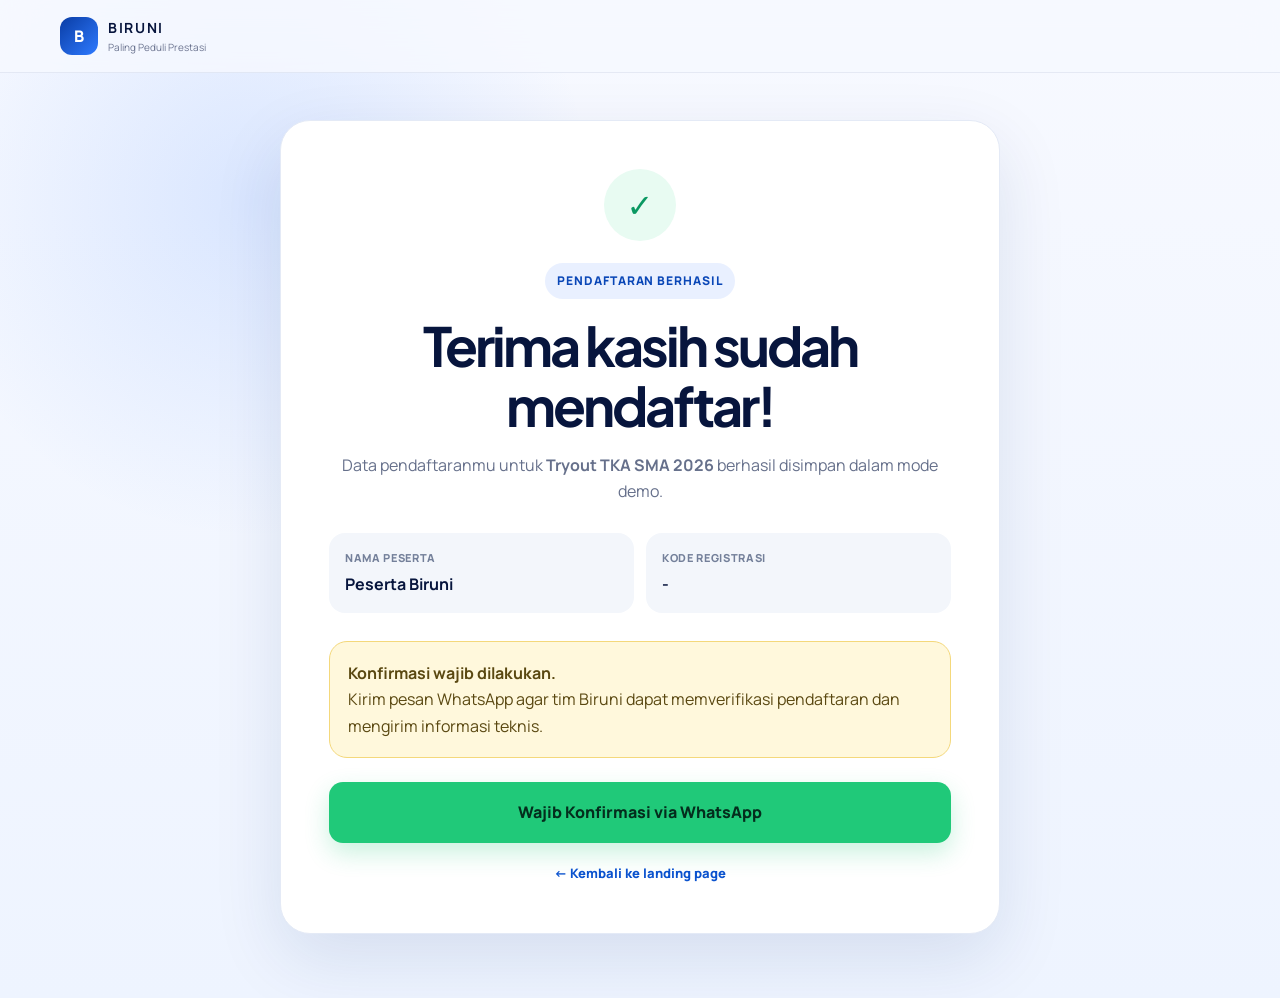
<file: tka-sma-2026/thanks.html>
<!DOCTYPE html>
<html lang="id">
<head>
  <meta charset="UTF-8" />
  <meta name="viewport" content="width=device-width, initial-scale=1.0" />
  <meta name="robots" content="noindex" />
  <link rel="icon" href="data:," />
  <title>Pendaftaran Berhasil | Biruni</title>
  <link rel="preconnect" href="https://fonts.googleapis.com">
  <link rel="preconnect" href="https://fonts.gstatic.com" crossorigin>
  <link href="https://fonts.googleapis.com/css2?family=Manrope:wght@400;500;600;700;800&family=Plus+Jakarta+Sans:wght@600;700;800&display=swap" rel="stylesheet">
  <link rel="stylesheet" href="../shared/css/main.css" />
</head>
<body>
  <header class="nav">
    <div class="container nav-inner">
      <a class="brand" href="index.html" aria-label="Biruni">
        <div class="brand-mark">B</div>
        <div><strong>BIRUNI</strong><span>Paling Peduli Prestasi</span></div>
      </a>
    </div>
  </header>

  <main class="thanks-page">
    <div class="container thanks-wrap">
      <section class="thanks-card">
        <div class="success-icon" aria-hidden="true">✓</div>
        <span class="section-tag">PENDAFTARAN BERHASIL</span>
        <h1>Terima kasih sudah mendaftar!</h1>
        <p>Data pendaftaranmu untuk <strong data-config="eventName">Tryout TKA SMA 2026</strong> berhasil disimpan dalam mode demo.</p>

        <div class="registration-detail">
          <div><span>Nama peserta</span><strong id="participantName">Peserta Biruni</strong></div>
          <div><span>Kode registrasi</span><strong id="registrationCode">-</strong></div>
        </div>

        <div class="confirm-box">
          <strong>Konfirmasi wajib dilakukan.</strong><br>
          Kirim pesan WhatsApp agar tim Biruni dapat memverifikasi pendaftaran dan mengirim informasi teknis.
        </div>

        <div class="thanks-actions">
          <a class="btn btn-whatsapp btn-lg" id="whatsappConfirmation" href="#" target="_blank" rel="noopener">Wajib Konfirmasi via WhatsApp</a>
        </div>
        <a class="back-link" href="index.html">← Kembali ke landing page</a>
      </section>
    </div>
  </main>

  <script src="config.js"></script>
  <script src="../shared/js/main.js"></script>
</body>
</html>
</file>
<file: TKA SMA #1 2026/styles.css>
*{box-sizing:border-box}html{scroll-behavior:smooth}body{margin:0;font-family:Manrope,system-ui,sans-serif;color:#07153d;background:#f7f9ff;line-height:1.65}a{text-decoration:none;color:inherit}.container{width:min(1160px,calc(100% - 40px));margin:auto}.narrow{max-width:790px;margin:auto}.center{text-align:center}.section{padding:96px 0;position:relative;overflow:hidden}.nav{position:fixed;top:0;left:0;right:0;z-index:50;background:rgba(247,249,255,.78);backdrop-filter:blur(18px);border-bottom:1px solid rgba(14,42,113,.08)}.nav-inner{height:72px;display:flex;align-items:center;justify-content:space-between}.brand{display:flex;gap:10px;align-items:center}.brand-mark{width:38px;height:38px;border-radius:12px;background:linear-gradient(135deg,#0a3da5,#2e7aff);display:grid;place-items:center;color:white;font-weight:800}.brand strong{display:block;letter-spacing:.12em;font-size:14px}.brand span{display:block;font-size:10px;color:#6b7490}.btn{display:inline-flex;align-items:center;justify-content:center;gap:10px;border-radius:14px;padding:13px 22px;font-weight:800;transition:.25s ease;border:1px solid transparent;cursor:pointer}.btn:hover{transform:translateY(-2px);box-shadow:0 14px 30px rgba(13,53,141,.18)}.btn-primary{background:linear-gradient(135deg,#ffcf24,#ffb800);color:#07153d;box-shadow:0 10px 24px rgba(255,190,0,.25)}.btn-ghost{border-color:rgba(19,50,119,.18);background:rgba(255,255,255,.6)}.btn-light{background:white;color:#0b3d9f}.btn-sm{padding:10px 16px;border-radius:12px}.btn-lg{padding:16px 25px}.btn-block{width:100%}.hero{min-height:820px;padding-top:150px;background:radial-gradient(circle at 20% 20%,rgba(78,140,255,.17),transparent 26%),linear-gradient(180deg,#f7f9ff 0%,#eef4ff 100%)}.hero-grid{display:grid;grid-template-columns:1.08fr .92fr;align-items:center;gap:70px}.eyebrow,.section-tag{display:inline-flex;align-items:center;gap:9px;padding:8px 12px;border-radius:999px;background:#e9f0ff;color:#0a47b7;font-size:12px;font-weight:800;letter-spacing:.08em}.eyebrow.white{background:rgba(255,255,255,.12);color:white}.pulse,.live-dot{width:8px;height:8px;border-radius:50%;background:#20c979;box-shadow:0 0 0 5px rgba(32,201,121,.15)}h1,h2,h3{font-family:"Plus Jakarta Sans",sans-serif;line-height:1.12;margin-top:0}h1{font-size:clamp(48px,6vw,78px);letter-spacing:-.055em;margin:22px 0}h1 span{color:#0d52d9}.hero-lead,.section-lead{font-size:19px;color:#59647f;max-width:680px}.section-lead.left{margin-left:0}.hero-points{display:flex;flex-wrap:wrap;gap:10px;margin:28px 0}.hero-points span{background:white;border:1px solid rgba(13,52,130,.08);border-radius:999px;padding:9px 13px;font-size:13px;font-weight:700}.hero-actions{display:flex;gap:12px;flex-wrap:wrap}.scarcity{display:flex;align-items:center;gap:13px;margin-top:28px;color:#66708b;font-size:13px}.scarcity strong{color:#142451}.avatar-stack{display:flex}.avatar-stack i{width:32px;height:32px;border-radius:50%;border:3px solid white;margin-left:-8px;background:linear-gradient(135deg,#dce8ff,#6698ff)}.avatar-stack i:first-child{margin:0}.poster-shell{padding:12px;border-radius:30px;background:rgba(255,255,255,.72);border:1px solid white;box-shadow:0 30px 80px rgba(11,49,126,.18);transform:rotate(1.8deg)}.poster-shell img{width:100%;display:block;border-radius:22px}.hero-visual{position:relative}.floating-card{position:absolute;background:rgba(255,255,255,.91);backdrop-filter:blur(15px);border:1px solid white;box-shadow:0 20px 45px rgba(15,52,123,.18);border-radius:18px;padding:14px 16px}.score-card{left:-55px;bottom:110px;width:180px}.score-card small{display:block;color:#68718b}.score-card strong{font-size:30px}.score-card strong span{font-size:13px;color:#8b94aa}.meter{height:7px;background:#e5ebf7;border-radius:99px;overflow:hidden}.meter b{display:block;height:100%;width:78%;background:linear-gradient(90deg,#2f70ff,#22c98c)}.live-card{right:-30px;top:80px;font-size:12px;font-weight:800}.trustbar{background:white;border-top:1px solid #e8edf7;border-bottom:1px solid #e8edf7}.trust-grid{display:grid;grid-template-columns:repeat(4,1fr);padding:28px 0}.trust-grid div{text-align:center;border-right:1px solid #e9edf6}.trust-grid div:last-child{border:0}.trust-grid strong{display:block;font-size:20px}.trust-grid span{font-size:12px;color:#7b859f}.section-tag{margin-bottom:16px}h2{font-size:clamp(36px,4vw,56px);letter-spacing:-.045em;margin-bottom:18px}.pain-grid{display:grid;grid-template-columns:repeat(3,1fr);gap:18px;margin:42px 0}.pain-grid article,.benefit-card{background:white;border:1px solid #e7ecf6;border-radius:24px;padding:28px;text-align:left;box-shadow:0 14px 40px rgba(20,55,125,.06)}.pain-grid article div{font-size:12px;font-weight:800;color:#0e57d3}.pain-grid h3,.benefit-card h3{font-size:21px;margin:14px 0 8px}.pain-grid p,.benefit-card p{color:#69738c;margin:0}.benefits{background:white}.section-head{display:flex;justify-content:space-between;gap:60px;align-items:end;margin-bottom:36px}.section-head>div{max-width:650px}.section-head>p{max-width:420px;color:#6d7690}.benefit-grid{display:grid;grid-template-columns:1.4fr 1fr 1fr;gap:18px}.benefit-card.featured{grid-row:span 2;background:linear-gradient(160deg,#073ba2,#0b60e8);color:white}.benefit-card.featured p{color:#d7e6ff}.icon{width:45px;height:45px;border-radius:14px;background:#edf3ff;color:#0e52c9;display:grid;place-items:center;font-weight:800}.featured .icon{background:rgba(255,255,255,.14);color:white}.mini-dashboard{margin-top:26px;background:rgba(255,255,255,.1);border:1px solid rgba(255,255,255,.13);border-radius:18px;padding:16px}.mini-dashboard span{display:flex;justify-content:space-between;padding:9px 0;border-bottom:1px solid rgba(255,255,255,.1)}.mini-dashboard span:last-child{border:0}.cta-space{margin-top:32px}.subjects-grid{display:grid;grid-template-columns:.85fr 1.15fr;gap:65px;align-items:center}.subject-panels{display:grid;gap:16px}.subject-panel{padding:28px;border-radius:24px;background:white;border:1px solid #e4eaf5;box-shadow:0 15px 40px rgba(15,50,115,.06)}.subject-panel small{font-weight:800;color:#0a52ce}.subject-panel h3{display:inline-block;margin:14px 14px 0 0;font-size:17px;background:#edf3ff;padding:11px 14px;border-radius:12px}.chips{display:flex;flex-wrap:wrap;gap:9px;margin-top:15px}.chips span{padding:9px 12px;border-radius:999px;background:#f3f6fb;font-size:12px;font-weight:700}.timeline-section{background:#eef4ff}.timeline{display:grid;grid-template-columns:repeat(5,1fr);gap:12px;margin-top:45px}.timeline article{background:white;border:1px solid #dfe8f8;border-radius:20px;padding:23px;min-height:165px}.timeline article.active{background:#0c51cd;color:white}.timeline b{display:grid;place-items:center;width:32px;height:32px;border-radius:50%;background:#eaf1ff;color:#0d50c7;font-size:12px}.timeline .active b{background:white}.timeline small{display:block;margin-top:18px;color:#70809c}.timeline .active small{color:#dbe8ff}.timeline h3{font-size:17px;margin:4px 0}.timeline p{font-size:12px;margin:0}.prizes{background:linear-gradient(135deg,#082b79,#0c57d4);color:white}.section-tag.light{background:rgba(255,255,255,.11);color:#dce8ff}.prize-grid{display:grid;grid-template-columns:.9fr 1.1fr;gap:80px;align-items:center}.prize-grid p{color:#cbdcff;font-size:18px}.podium{display:grid;grid-template-columns:repeat(3,1fr);align-items:end;gap:12px}.podium article{background:white;color:#09235a;border-radius:22px 22px 10px 10px;padding:28px 14px;text-align:center}.podium .first{min-height:270px}.podium .second{min-height:220px}.podium .third{min-height:190px}.podium div{font-size:42px}.podium small,.podium strong{display:block}.podium strong{font-size:22px;margin-top:8px}.urgency-card{background:white;border:1px solid #e4eaf6;border-radius:30px;padding:45px;box-shadow:0 25px 70px rgba(12,45,109,.09);display:grid;grid-template-columns:1.2fr .9fr auto;gap:35px;align-items:center}.urgency-card h2{font-size:35px}.urgency-card p{color:#6a7590}.countdown{display:grid;grid-template-columns:repeat(4,1fr);gap:8px}.countdown div{text-align:center;background:#f0f4fb;border-radius:14px;padding:12px 8px}.countdown strong,.countdown span{display:block}.countdown strong{font-size:20px}.countdown span{font-size:10px;color:#6e7890}.faq{background:white}.faq-grid{display:grid;grid-template-columns:.75fr 1.25fr;gap:80px}.accordion details{border-bottom:1px solid #e3e9f3;padding:20px 0}.accordion summary{cursor:pointer;font-weight:800;list-style:none}.accordion p{color:#6d7690}.registration{background:linear-gradient(135deg,#061d55,#0b4dca);color:white}.registration-grid{display:grid;grid-template-columns:.9fr 1.1fr;gap:75px;align-items:center}.registration h2{font-size:50px}.registration p,.registration li{color:#d3e2ff}.registration li{margin:10px 0}.form-card{background:white;color:#0c1c42;border-radius:28px;padding:32px;box-shadow:0 30px 80px rgba(0,0,0,.2)}.form-head{margin-bottom:20px}.form-head small{color:#0b53d3;font-weight:800}.form-head h3{font-size:27px;margin:4px 0}.form-card label{display:block;font-size:12px;font-weight:800;margin-bottom:14px}.form-card input,.form-card select{width:100%;border:1px solid #dfe5ef;background:#f8faff;border-radius:13px;padding:14px;margin-top:7px;font:inherit;outline:none}.form-card input:focus,.form-card select:focus{border-color:#3f7cf2;box-shadow:0 0 0 4px rgba(63,124,242,.12)}.form-row{display:grid;grid-template-columns:1fr 1fr;gap:12px}.privacy{font-size:10px!important;text-align:center;color:#8a93a8!important;margin:12px 0 0}.form-message{margin-top:12px;font-size:13px;font-weight:700}.form-message.success{color:#0a9862}.form-message.error{color:#d83c3c}footer{background:#04102d;color:white;padding:28px 0}.footer-inner{display:flex;justify-content:space-between;align-items:center;gap:25px}.brand.dark span{color:#aebcdb}.footer-inner p{font-size:12px;color:#aeb8ce}.footer-links{display:flex;gap:20px;font-size:12px}.sticky-mobile{display:none}.progress{position:fixed;top:0;left:0;height:3px;background:#ffbf00;z-index:100;width:0}.glow{position:absolute;border-radius:50%;filter:blur(2px);opacity:.4}.glow-a{width:400px;height:400px;background:#bdd4ff;left:-180px;top:90px}.glow-b{width:300px;height:300px;background:#ffdd66;right:-180px;bottom:40px;opacity:.12}.reveal{opacity:0;transform:translateY(22px);transition:.7s ease}.reveal.visible{opacity:1;transform:none}.delay-1{transition-delay:.1s}.delay-2{transition-delay:.18s}.delay-3{transition-delay:.26s}@media(max-width:900px){.hero-grid,.subjects-grid,.prize-grid,.faq-grid,.registration-grid{grid-template-columns:1fr}.hero{padding-top:120px}.hero-copy{text-align:center}.hero-lead{margin-inline:auto}.hero-points,.hero-actions,.scarcity{justify-content:center}.hero-visual{max-width:560px;margin:auto}.benefit-grid{grid-template-columns:1fr 1fr}.benefit-card.featured{grid-column:span 2;grid-row:auto}.section-head{display:block}.timeline{grid-template-columns:1fr 1fr}.urgency-card{grid-template-columns:1fr;text-align:center}.countdown{max-width:390px;margin:auto}.registration h2{font-size:40px}.footer-inner{flex-direction:column;text-align:center}.trust-grid{grid-template-columns:repeat(2,1fr)}.trust-grid div:nth-child(2){border-right:0}}@media(max-width:620px){.container{width:min(100% - 24px,1160px)}.nav-inner{height:64px}.nav .brand span{display:none}.section{padding:72px 0}h1{font-size:44px}.hero{min-height:auto}.hero-grid{gap:45px}.poster-shell{border-radius:22px}.poster-shell img{border-radius:15px}.score-card{left:-4px;bottom:40px}.live-card{right:-5px;top:20px}.pain-grid,.benefit-grid,.timeline{grid-template-columns:1fr}.benefit-card.featured{grid-column:auto}.trust-grid{padding:18px 0}.trust-grid strong{font-size:16px}.subject-panel{padding:20px}.podium{gap:6px}.podium article{padding:22px 7px}.podium .first{min-height:230px}.podium .second{min-height:190px}.podium .third{min-height:170px}.podium strong{font-size:16px}.urgency-card{padding:28px 18px}.urgency-card h2{font-size:29px}.countdown{gap:5px}.form-row{grid-template-columns:1fr}.form-card{padding:22px}.registration h2{font-size:36px}.sticky-mobile{display:flex;position:fixed;left:10px;right:10px;bottom:10px;z-index:80;background:rgba(255,255,255,.92);backdrop-filter:blur(18px);border:1px solid white;border-radius:18px;padding:10px 10px 10px 14px;align-items:center;justify-content:space-between;box-shadow:0 15px 45px rgba(6,34,93,.18)}.sticky-mobile small,.sticky-mobile strong{display:block}.sticky-mobile small{font-size:9px;color:#0a55d2;font-weight:800}.sticky-mobile strong{font-size:11px}.sticky-mobile .btn{padding:11px 14px;font-size:12px}body{padding-bottom:75px}}
</file>
<file: shared/css/main.css>
*{box-sizing:border-box}
html{scroll-behavior:smooth}
body{margin:0;font-family:Manrope,system-ui,sans-serif;color:#07153d;background:#f7f9ff;line-height:1.65}
a{text-decoration:none;color:inherit}
.container{width:min(1160px,calc(100% - 40px));margin:auto}
.narrow{max-width:790px;margin:auto}
.center{text-align:center}
.section{padding:96px 0;position:relative;overflow:hidden}
.nav{position:fixed;top:0;left:0;right:0;z-index:50;background:rgba(247,249,255,.78);backdrop-filter:blur(18px);border-bottom:1px solid rgba(14,42,113,.08)}
.nav-inner{height:72px;display:flex;align-items:center;justify-content:space-between}
.brand{display:flex;gap:10px;align-items:center}
.brand-mark{width:38px;height:38px;border-radius:12px;background:linear-gradient(135deg,#0a3da5,#2e7aff);display:grid;place-items:center;color:white;font-weight:800}
.brand strong{display:block;letter-spacing:.12em;font-size:14px}
.brand span{display:block;font-size:10px;color:#6b7490}
.btn{display:inline-flex;align-items:center;justify-content:center;gap:10px;border-radius:14px;padding:13px 22px;font-weight:800;transition:.25s ease;border:1px solid transparent;cursor:pointer}
.btn:hover{transform:translateY(-2px);box-shadow:0 14px 30px rgba(13,53,141,.18)}
.btn-primary{background:linear-gradient(135deg,#ffcf24,#ffb800);color:#07153d;box-shadow:0 10px 24px rgba(255,190,0,.25)}
.btn-ghost{border-color:rgba(19,50,119,.18);background:rgba(255,255,255,.6)}
.btn-light{background:white;color:#0b3d9f}
.btn-sm{padding:10px 16px;border-radius:12px}
.btn-lg{padding:16px 25px}
.btn-block{width:100%}
.hero{min-height:820px;padding-top:150px;background:radial-gradient(circle at 20% 20%,rgba(78,140,255,.17),transparent 26%),linear-gradient(180deg,#f7f9ff 0%,#eef4ff 100%)}
.hero-grid{display:grid;grid-template-columns:1.08fr .92fr;align-items:center;gap:70px}
.eyebrow,.section-tag{display:inline-flex;align-items:center;gap:9px;padding:8px 12px;border-radius:999px;background:#e9f0ff;color:#0a47b7;font-size:12px;font-weight:800;letter-spacing:.08em}
.eyebrow.white{background:rgba(255,255,255,.12);color:white}
.pulse,.live-dot{width:8px;height:8px;border-radius:50%;background:#20c979;box-shadow:0 0 0 5px rgba(32,201,121,.15)}
h1,h2,h3{font-family:"Plus Jakarta Sans",sans-serif;line-height:1.12;margin-top:0}
h1{font-size:clamp(48px,6vw,78px);letter-spacing:-.055em;margin:22px 0}
h1 span{color:#0d52d9}
.hero-lead,.section-lead{font-size:19px;color:#59647f;max-width:680px}
.section-lead.left{margin-left:0}
.hero-points{display:flex;flex-wrap:wrap;gap:10px;margin:28px 0}
.hero-points span{background:white;border:1px solid rgba(13,52,130,.08);border-radius:999px;padding:9px 13px;font-size:13px;font-weight:700}
.hero-actions{display:flex;gap:12px;flex-wrap:wrap}
.scarcity{display:flex;align-items:center;gap:13px;margin-top:28px;color:#66708b;font-size:13px}
.scarcity strong{color:#142451}
.avatar-stack{display:flex}
.avatar-stack i{width:32px;height:32px;border-radius:50%;border:3px solid white;margin-left:-8px;background:linear-gradient(135deg,#dce8ff,#6698ff)}
.avatar-stack i:first-child{margin:0}
.poster-shell{padding:12px;border-radius:30px;background:rgba(255,255,255,.72);border:1px solid white;box-shadow:0 30px 80px rgba(11,49,126,.18);transform:rotate(1.8deg)}
.poster-shell img{width:100%;display:block;border-radius:22px}
.hero-visual{position:relative}
.floating-card{position:absolute;background:rgba(255,255,255,.91);backdrop-filter:blur(15px);border:1px solid white;box-shadow:0 20px 45px rgba(15,52,123,.18);border-radius:18px;padding:14px 16px}
.score-card{left:-55px;bottom:110px;width:180px}
.score-card small{display:block;color:#68718b}
.score-card strong{font-size:30px}
.score-card strong span{font-size:13px;color:#8b94aa}
.meter{height:7px;background:#e5ebf7;border-radius:99px;overflow:hidden}
.meter b{display:block;height:100%;width:78%;background:linear-gradient(90deg,#2f70ff,#22c98c)}
.live-card{right:-30px;top:80px;font-size:12px;font-weight:800}
.trustbar{background:white;border-top:1px solid #e8edf7;border-bottom:1px solid #e8edf7}
.trust-grid{display:grid;grid-template-columns:repeat(4,1fr);padding:28px 0}
.trust-grid div{text-align:center;border-right:1px solid #e9edf6}
.trust-grid div:last-child{border:0}
.trust-grid strong{display:block;font-size:20px}
.trust-grid span{font-size:12px;color:#7b859f}
.section-tag{margin-bottom:16px}
h2{font-size:clamp(36px,4vw,56px);letter-spacing:-.045em;margin-bottom:18px}
.pain-grid{display:grid;grid-template-columns:repeat(3,1fr);gap:18px;margin:42px 0}
.pain-grid article,.benefit-card{background:white;border:1px solid #e7ecf6;border-radius:24px;padding:28px;text-align:left;box-shadow:0 14px 40px rgba(20,55,125,.06)}
.pain-grid article div{font-size:12px;font-weight:800;color:#0e57d3}
.pain-grid h3,.benefit-card h3{font-size:21px;margin:14px 0 8px}
.pain-grid p,.benefit-card p{color:#69738c;margin:0}
.benefits{background:white}
.section-head{display:flex;justify-content:space-between;gap:60px;align-items:end;margin-bottom:36px}
.section-head>div{max-width:650px}
.section-head>p{max-width:420px;color:#6d7690}
.benefit-grid{display:grid;grid-template-columns:1.4fr 1fr 1fr;gap:18px}
.benefit-card.featured{grid-row:span 2;background:linear-gradient(160deg,#073ba2,#0b60e8);color:white}
.benefit-card.featured p{color:#d7e6ff}
.icon{width:45px;height:45px;border-radius:14px;background:#edf3ff;color:#0e52c9;display:grid;place-items:center;font-weight:800}
.featured .icon{background:rgba(255,255,255,.14);color:white}
.mini-dashboard{margin-top:26px;background:rgba(255,255,255,.1);border:1px solid rgba(255,255,255,.13);border-radius:18px;padding:16px}
.mini-dashboard span{display:flex;justify-content:space-between;padding:9px 0;border-bottom:1px solid rgba(255,255,255,.1)}
.mini-dashboard span:last-child{border:0}
.cta-space{margin-top:32px}
.subjects-grid{display:grid;grid-template-columns:.85fr 1.15fr;gap:65px;align-items:center}
.subject-panels{display:grid;gap:16px}
.subject-panel{padding:28px;border-radius:24px;background:white;border:1px solid #e4eaf5;box-shadow:0 15px 40px rgba(15,50,115,.06)}
.subject-panel small{font-weight:800;color:#0a52ce}
.subject-panel h3{display:inline-block;margin:14px 14px 0 0;font-size:17px;background:#edf3ff;padding:11px 14px;border-radius:12px}
.chips{display:flex;flex-wrap:wrap;gap:9px;margin-top:15px}
.chips span{padding:9px 12px;border-radius:999px;background:#f3f6fb;font-size:12px;font-weight:700}
.timeline-section{background:#eef4ff}
.timeline{display:grid;grid-template-columns:repeat(5,1fr);gap:12px;margin-top:45px}
.timeline article{background:white;border:1px solid #dfe8f8;border-radius:20px;padding:23px;min-height:165px}
.timeline article.active{background:#0c51cd;color:white}
.timeline b{display:grid;place-items:center;width:32px;height:32px;border-radius:50%;background:#eaf1ff;color:#0d50c7;font-size:12px}
.timeline .active b{background:white}
.timeline small{display:block;margin-top:18px;color:#70809c}
.timeline .active small{color:#dbe8ff}
.timeline h3{font-size:17px;margin:4px 0}
.timeline p{font-size:12px;margin:0}
.prizes{background:linear-gradient(135deg,#082b79,#0c57d4);color:white}
.section-tag.light{background:rgba(255,255,255,.11);color:#dce8ff}
.prize-grid{display:grid;grid-template-columns:.9fr 1.1fr;gap:80px;align-items:center}
.prize-grid p{color:#cbdcff;font-size:18px}
.podium{display:grid;grid-template-columns:repeat(3,1fr);align-items:end;gap:12px}
.podium article{background:white;color:#09235a;border-radius:22px 22px 10px 10px;padding:28px 14px;text-align:center}
.podium .first{min-height:270px}
.podium .second{min-height:220px}
.podium .third{min-height:190px}
.podium div{font-size:42px}
.podium small,.podium strong{display:block}
.podium strong{font-size:22px;margin-top:8px}
.urgency-card{background:white;border:1px solid #e4eaf6;border-radius:30px;padding:45px;box-shadow:0 25px 70px rgba(12,45,109,.09);display:grid;grid-template-columns:1.2fr .9fr auto;gap:35px;align-items:center}
.urgency-card h2{font-size:35px}
.urgency-card p{color:#6a7590}
.countdown{display:grid;grid-template-columns:repeat(4,1fr);gap:8px}
.countdown div{text-align:center;background:#f0f4fb;border-radius:14px;padding:12px 8px}
.countdown strong,.countdown span{display:block}
.countdown strong{font-size:20px}
.countdown span{font-size:10px;color:#6e7890}
.faq{background:white}
.faq-grid{display:grid;grid-template-columns:.75fr 1.25fr;gap:80px}
.accordion details{border-bottom:1px solid #e3e9f3;padding:20px 0}
.accordion summary{cursor:pointer;font-weight:800;list-style:none}
.accordion p{color:#6d7690}
.registration{background:linear-gradient(135deg,#061d55,#0b4dca);color:white}
.registration-grid{display:grid;grid-template-columns:.9fr 1.1fr;gap:75px;align-items:center}
.registration h2{font-size:50px}
.registration p,.registration li{color:#d3e2ff}
.registration li{margin:10px 0}
.form-card{background:white;color:#0c1c42;border-radius:28px;padding:32px;box-shadow:0 30px 80px rgba(0,0,0,.2)}
.form-head{margin-bottom:20px}
.form-head small{color:#0b53d3;font-weight:800}
.form-head h3{font-size:27px;margin:4px 0}
.form-card label{display:block;font-size:12px;font-weight:800;margin-bottom:14px}
.form-card input,.form-card select{width:100%;min-height:52px;border:1px solid #dfe5ef;background:#f8faff;border-radius:13px;padding:14px;margin-top:7px;font:inherit;outline:none}
.form-card input:focus,.form-card select:focus{border-color:#3f7cf2;box-shadow:0 0 0 4px rgba(63,124,242,.12)}
.form-row{display:grid;grid-template-columns:1fr 1fr;gap:12px}
.privacy{font-size:10px!important;text-align:center;color:#8a93a8!important;margin:12px 0 0}
.form-message{margin-top:12px;font-size:13px;font-weight:700}
.form-message.success{color:#0a9862}
.form-message.error{color:#d83c3c}
footer{background:#04102d;color:white;padding:28px 0}
.footer-inner{display:flex;justify-content:space-between;align-items:center;gap:25px}
.brand.dark span{color:#aebcdb}
.footer-inner p{font-size:12px;color:#aeb8ce}
.footer-links{display:flex;gap:20px;font-size:12px}
.sticky-mobile{display:none}
.progress{position:fixed;top:0;left:0;height:3px;background:#ffbf00;z-index:100;width:0}
.glow{position:absolute;border-radius:50%;filter:blur(2px);opacity:.4}
.glow-a{width:400px;height:400px;background:#bdd4ff;left:-180px;top:90px}
.glow-b{width:300px;height:300px;background:#ffdd66;right:-180px;bottom:40px;opacity:.12}
.reveal{opacity:0;transform:translateY(22px);transition:.7s ease}
.reveal.visible{opacity:1;transform:none}
.delay-1{transition-delay:.1s}
.delay-2{transition-delay:.18s}
.delay-3{transition-delay:.26s}
@media(max-width:900px){.hero-grid,.subjects-grid,.prize-grid,.faq-grid,.registration-grid{grid-template-columns:1fr}
.hero{padding-top:120px}
.hero-copy{text-align:center}
.hero-lead{margin-inline:auto}
.hero-points,.hero-actions,.scarcity{justify-content:center}
.hero-visual{max-width:560px;margin:auto}
.benefit-grid{grid-template-columns:1fr 1fr}
.benefit-card.featured{grid-column:span 2;grid-row:auto}
.section-head{display:block}
.timeline{grid-template-columns:1fr 1fr}
.urgency-card{grid-template-columns:1fr;text-align:center}
.countdown{max-width:390px;margin:auto}
.registration h2{font-size:40px}
.footer-inner{flex-direction:column;text-align:center}
.trust-grid{grid-template-columns:repeat(2,1fr)}
.trust-grid div:nth-child(2){border-right:0}
}
@media(max-width:620px){.container{width:min(100% - 24px,1160px)}
.nav-inner{height:64px}
.nav .brand span{display:none}
.section{padding:72px 0}
h1{font-size:44px}
.hero{min-height:auto}
.hero-grid{gap:45px}
.poster-shell{border-radius:22px}
.poster-shell img{border-radius:15px}
.score-card{left:-4px;bottom:40px}
.live-card{right:-5px;top:20px}
.pain-grid,.benefit-grid,.timeline{grid-template-columns:1fr}
.benefit-card.featured{grid-column:auto}
.trust-grid{padding:18px 0}
.trust-grid strong{font-size:16px}
.subject-panel{padding:20px}
.podium{gap:6px}
.podium article{padding:22px 7px}
.podium .first{min-height:230px}
.podium .second{min-height:190px}
.podium .third{min-height:170px}
.podium strong{font-size:16px}
.urgency-card{padding:28px 18px}
.urgency-card h2{font-size:29px}
.countdown{gap:5px}
.form-row{grid-template-columns:1fr}
.form-card{padding:22px}
.registration h2{font-size:36px}
.sticky-mobile{display:flex;position:fixed;left:10px;right:10px;bottom:10px;z-index:80;background:rgba(255,255,255,.92);backdrop-filter:blur(18px);border:1px solid white;border-radius:18px;padding:10px 10px 10px 14px;align-items:center;justify-content:space-between;box-shadow:0 15px 45px rgba(6,34,93,.18)}
.sticky-mobile small,.sticky-mobile strong{display:block}
.sticky-mobile small{font-size:9px;color:#0a55d2;font-weight:800}
.sticky-mobile strong{font-size:11px}
.sticky-mobile .btn{padding:11px 14px;font-size:12px}
body{padding-bottom:75px}
}

/* Shared success page */
.thanks-page{min-height:100vh;padding:120px 0 64px;background:radial-gradient(circle at 20% 20%,rgba(78,140,255,.17),transparent 26%),linear-gradient(180deg,#f7f9ff 0%,#eef4ff 100%)}
.thanks-wrap{max-width:720px;margin:auto}
.thanks-card{background:white;border:1px solid #e4eaf6;border-radius:30px;padding:48px;box-shadow:0 25px 70px rgba(12,45,109,.11);text-align:center}
.success-icon{width:72px;height:72px;margin:0 auto 22px;border-radius:50%;display:grid;place-items:center;background:#e8fbf2;color:#0a9862;font-size:32px;font-weight:800}
.thanks-card h1{font-size:clamp(36px,6vw,54px);margin:0 0 12px}
.thanks-card>p{color:#66708b}
.registration-detail{display:grid;grid-template-columns:1fr 1fr;gap:12px;margin:28px 0;text-align:left}
.registration-detail div{background:#f3f6fb;border-radius:16px;padding:16px}
.registration-detail span,.registration-detail strong{display:block}
.registration-detail span{color:#74809a;font-size:11px;font-weight:800;text-transform:uppercase;letter-spacing:.06em}
.registration-detail strong{margin-top:4px;overflow-wrap:anywhere}
.confirm-box{margin:24px 0;padding:18px;border-radius:18px;background:#fff8dc;border:1px solid #f4d87b;text-align:left;color:#5a4811}
.thanks-actions{display:grid;gap:12px}
.btn-whatsapp{background:#20c979;color:#042d1d;box-shadow:0 10px 24px rgba(32,201,121,.24)}
.back-link{display:inline-block;margin-top:20px;color:#0a52ce;font-size:13px;font-weight:800}
@media(max-width:620px){.thanks-page{padding:90px 0 40px}.thanks-card{padding:30px 20px}.registration-detail{grid-template-columns:1fr}}

/* Keep the decorative hero shape aligned behind the mobile headline. */
@media(max-width:620px){
  .hero{background:radial-gradient(circle at 20% 34%,rgba(78,140,255,.17),transparent 30%),linear-gradient(180deg,#f7f9ff 0%,#eef4ff 100%)}
  .hero-copy{position:relative;z-index:1}
  .glow-a{top:220px}
}
</file>
